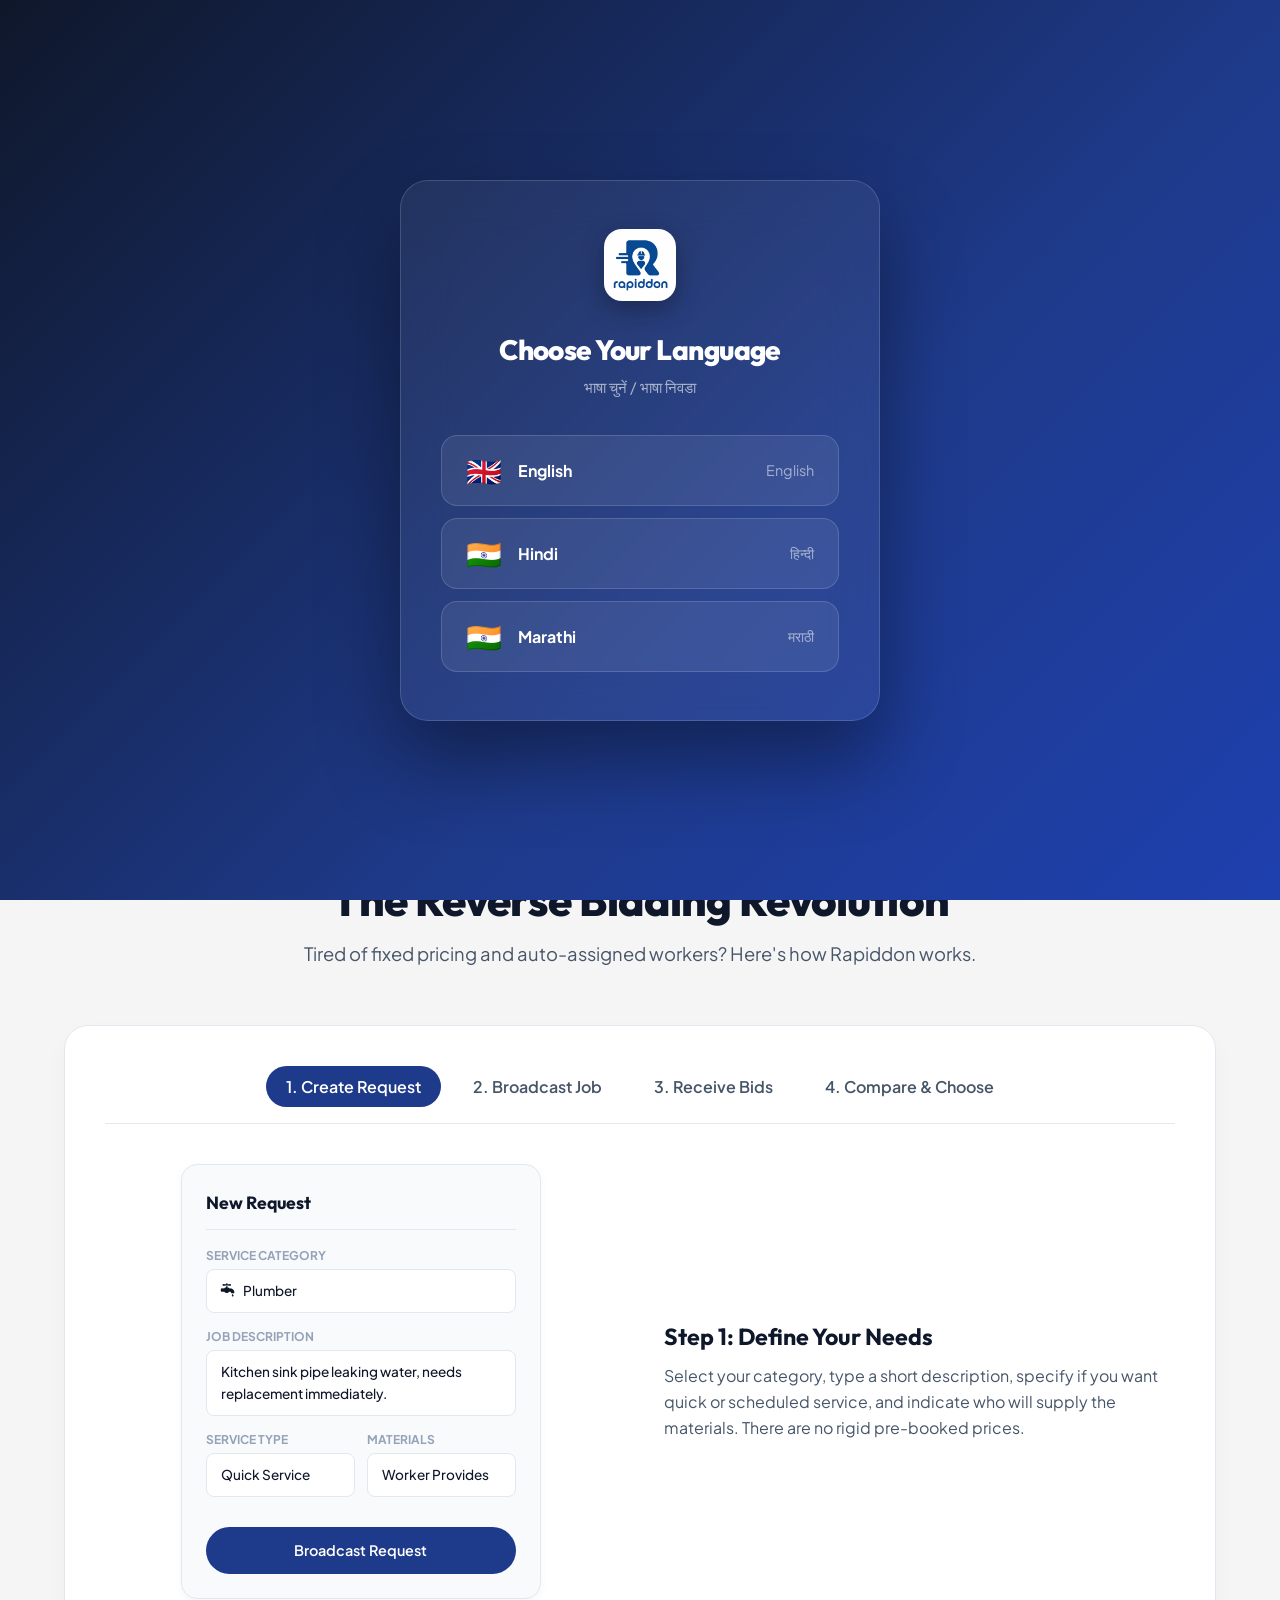
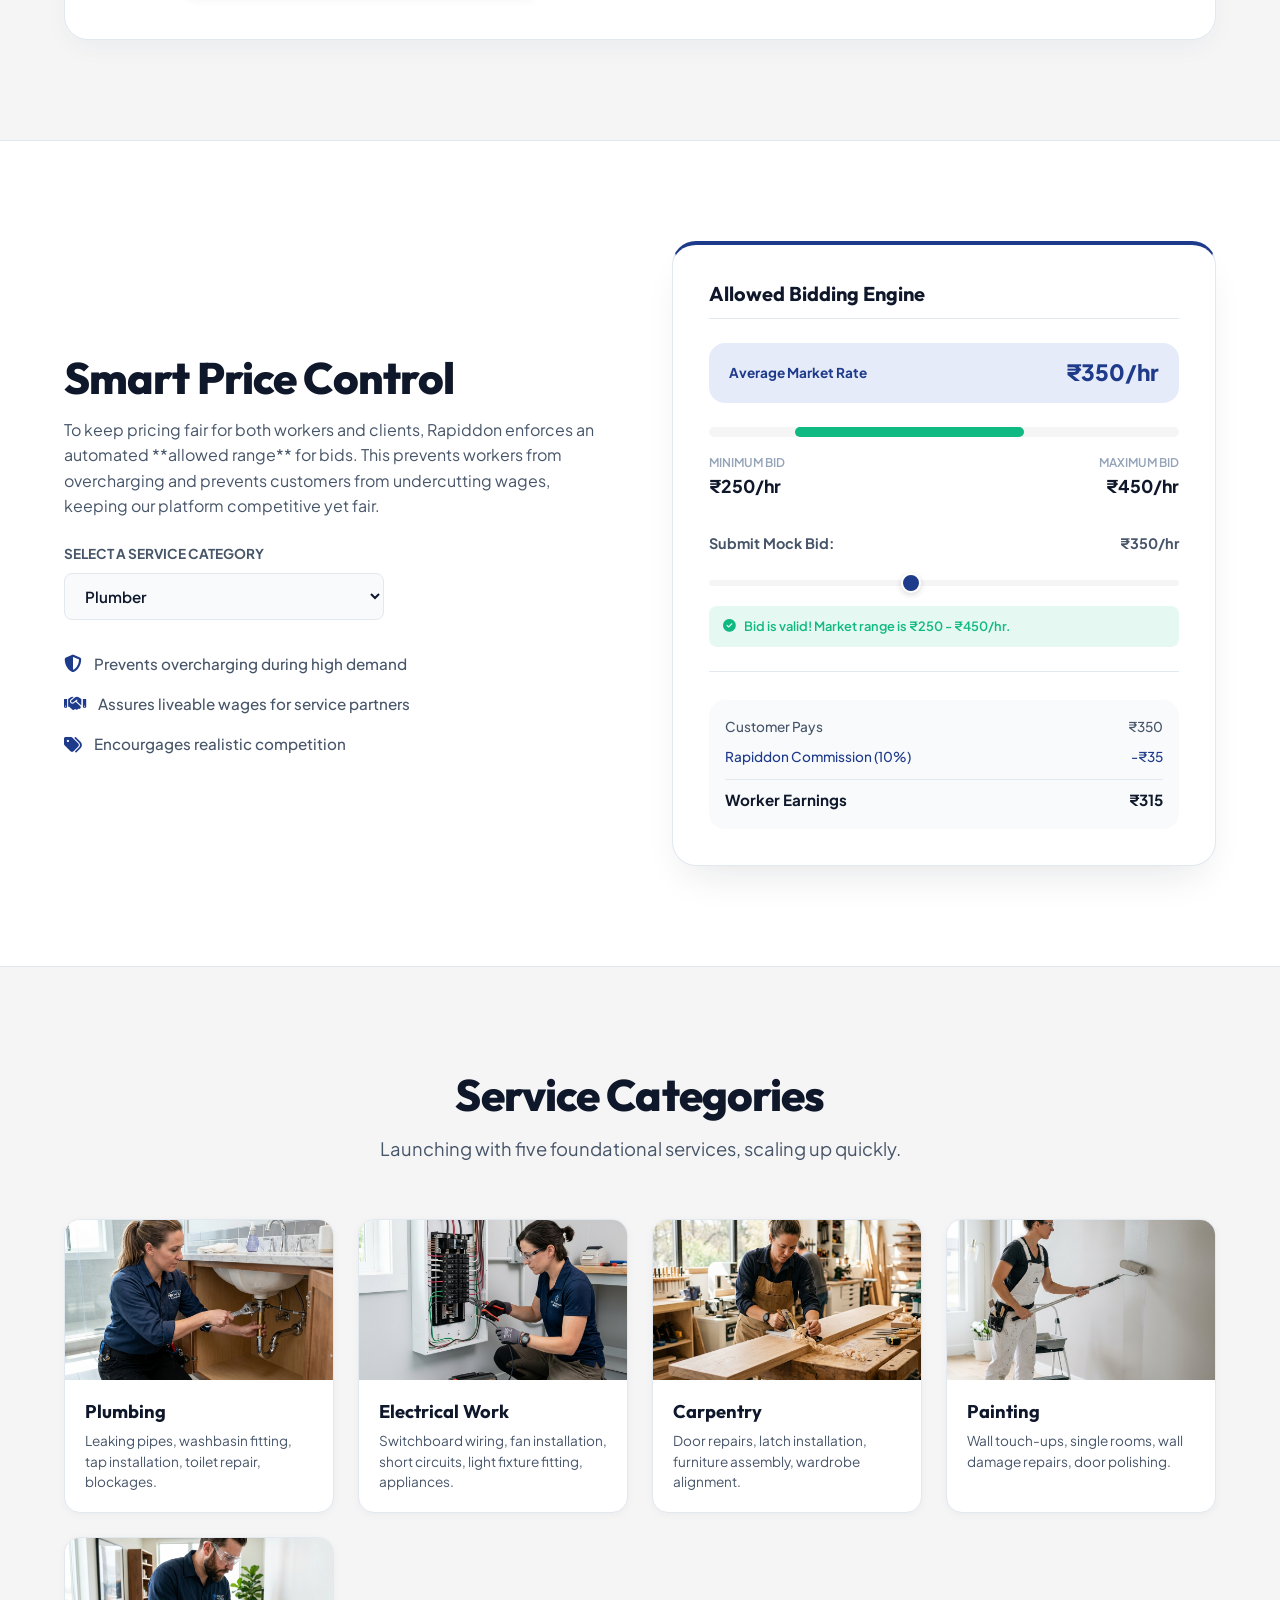
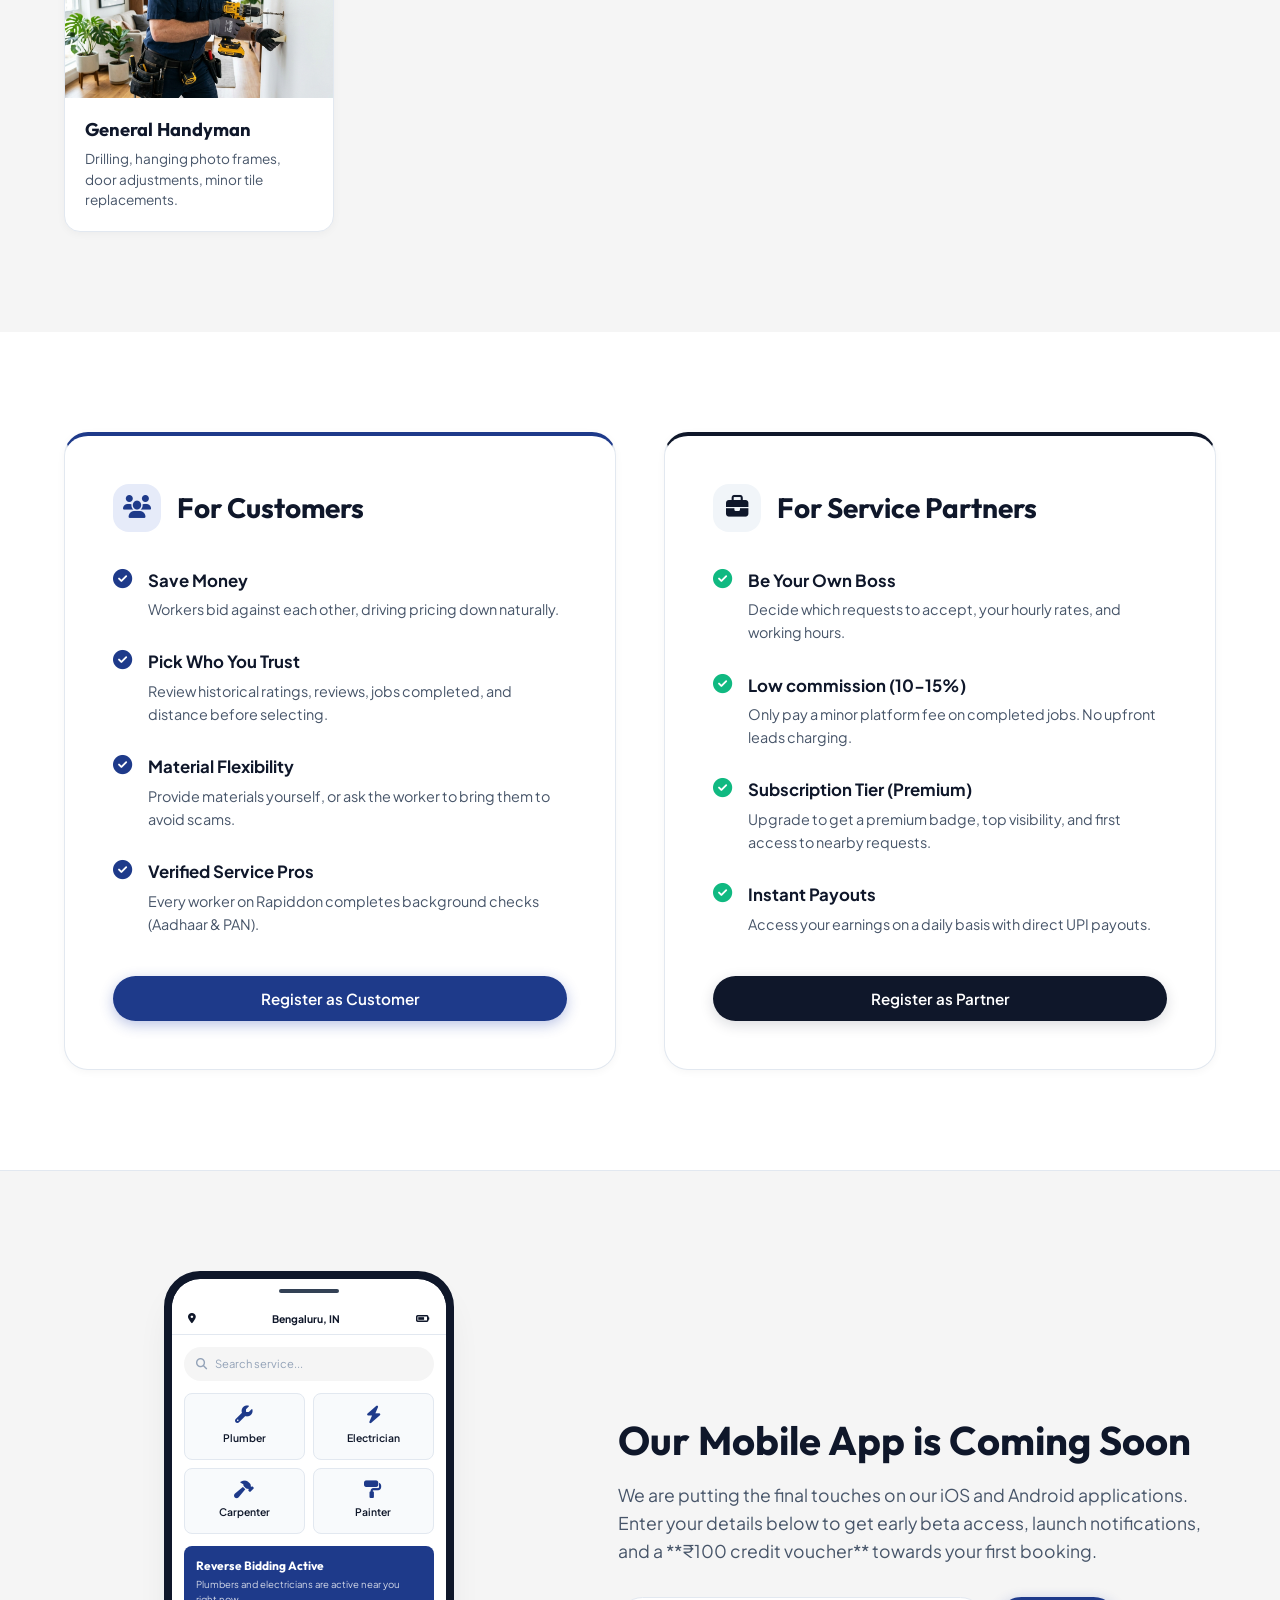
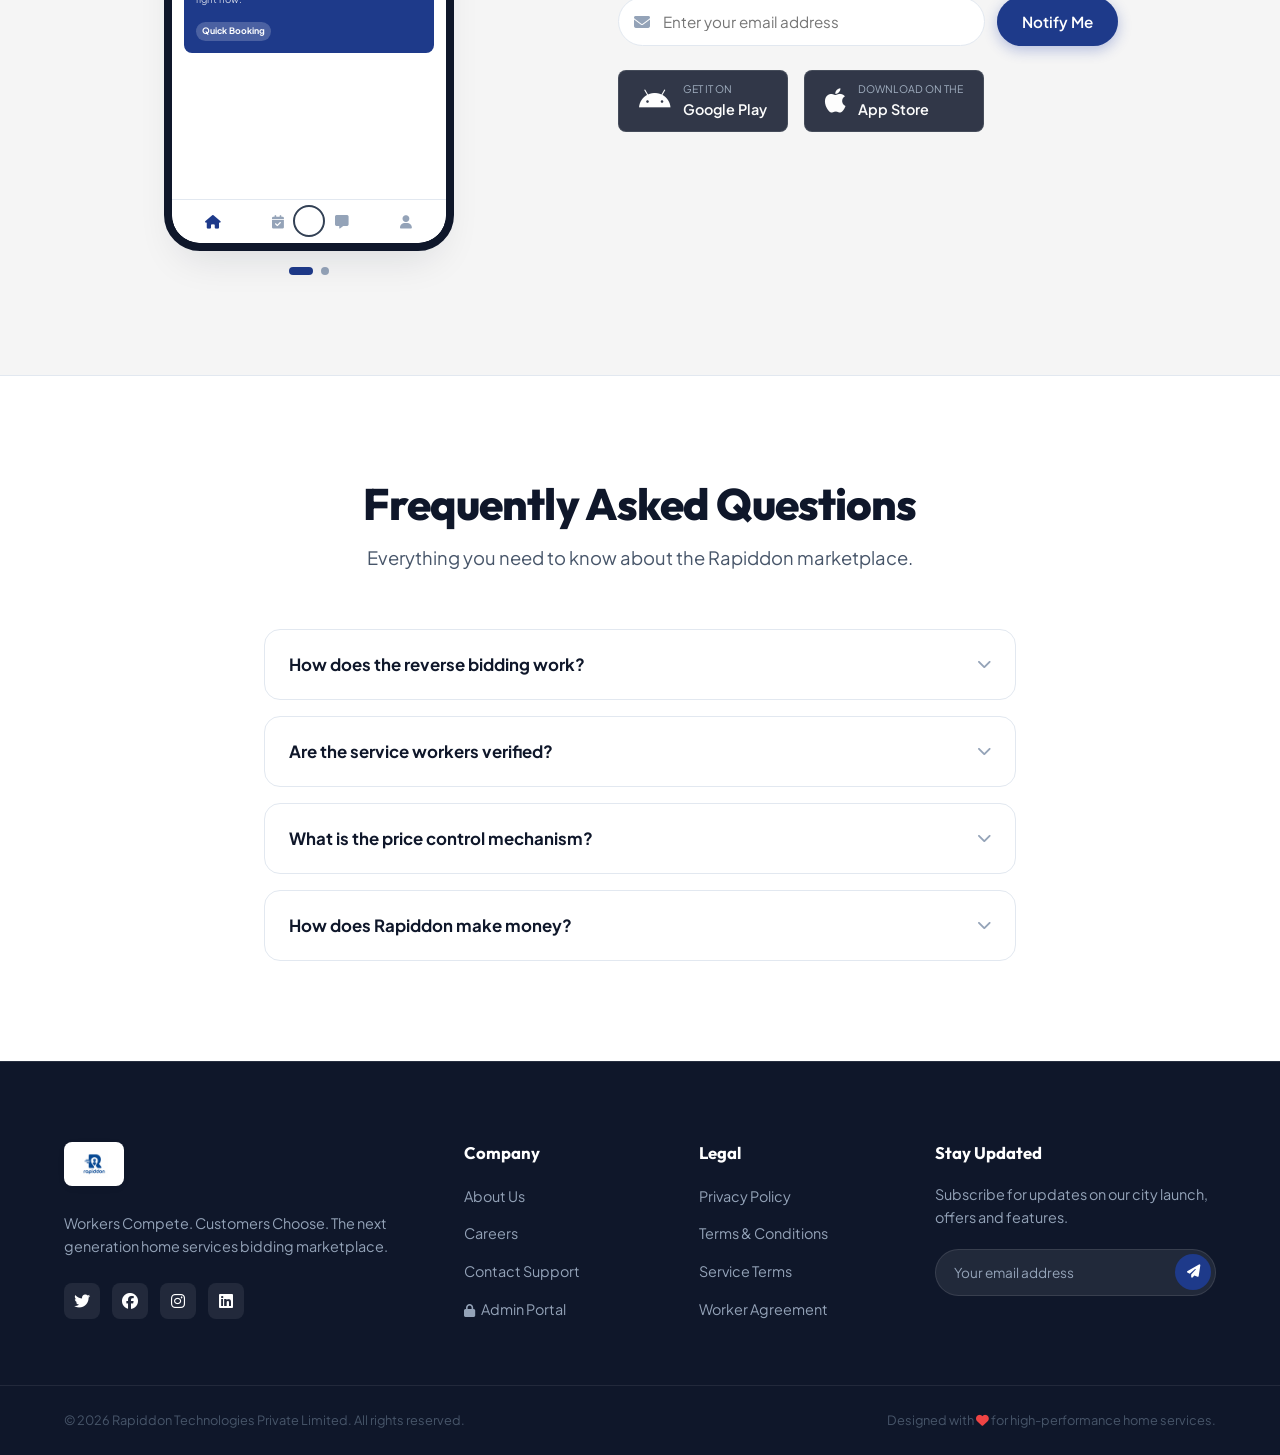
<file: index.html>
<!DOCTYPE html>
<html lang="en">
<head>
    <meta charset="UTF-8">
    <meta name="viewport" content="width=device-width, initial-scale=1.0">
    
    <!-- SEO Meta Tags -->
    <title>Rapiddon - Workers Compete. Customers Choose.</title>
    <meta name="description" content="On-demand home services marketplace with a reverse bidding system. Get multiple competitive offers from nearby local plumbers, electricians, carpenters, painters, and handymen. Choose the best.">
    <meta name="keywords" content="home services, reverse bidding, plumber, electrician, carpenter, handyman, painter, local services, low price plumber, best electricians">
    
    <!-- Open Graph Meta Tags -->
    <meta property="og:title" content="Rapiddon - Workers Compete. Customers Choose.">
    <meta property="og:description" content="On-demand home services marketplace with a reverse bidding system. Get multiple competitive offers from nearby local plumbers, electricians, carpenters, painters, and handymen.">
    <meta property="og:type" content="website">
    <meta property="og:url" content="https://rapiddon.com">
    
    <!-- Favicon -->
    <link rel="icon" type="image/svg+xml" href="data:image/svg+xml,%3Csvg xmlns='http://www.w3.org/2000/svg' viewBox='0 0 24 24' fill='%231E3A8A'%3E%3Cpath d='M12 2L2 22h20L12 2zm0 3.99L18.49 19H5.51L12 5.99zM11 10v4h2v-4h-2zm0 6v2h2v-2h-2z'/%3E%3C/svg%3E">
    
    <!-- Google Fonts -->
    <link rel="preconnect" href="https://fonts.googleapis.com">
    <link rel="preconnect" href="https://fonts.gstatic.com" crossorigin>
    <link href="https://fonts.googleapis.com/css2?family=Outfit:wght@300;400;500;600;700;800&family=Plus+Jakarta+Sans:ital,wght@0,300;0,400;0,500;0,600;0,700;0,800;1,400&display=swap" rel="stylesheet">
    
    <!-- FontAwesome for Icons -->
    <link rel="stylesheet" href="https://cdnjs.cloudflare.com/ajax/libs/font-awesome/6.4.0/css/all.min.css">
    
    <!-- Local CSS Link -->
    <link rel="stylesheet" href="css/style.css">
</head>
<body>

    <!-- Page Preloader -->
    <div class="preloader" id="preloader">
        <div class="preloader-content">
            <div class="logo-animation-wrapper">
                <img src="assets/logo.jpg" alt="Rapiddon Logo" class="preloader-logo">
                <div class="loading-ring"></div>
            </div>
            <h2 class="preloader-text">Rapiddon</h2>
            <p class="preloader-sub">Workers Compete. Customers Choose.</p>
        </div>
    </div>

    <!-- Language Picker Overlay (shown after preloader) -->
    <div class="lang-picker-overlay" id="langPickerOverlay">
        <div class="lang-picker-card">
            <div class="lang-picker-logo">
                <img src="assets/logo.jpg" alt="Rapiddon Logo" class="lang-logo-img">
            </div>
            <h2 class="lang-picker-title">Choose Your Language</h2>
            <p class="lang-picker-sub">भाषा चुनें / भाषा निवडा</p>
            <div class="lang-options">
                <button class="lang-btn" onclick="setLanguage('en')" id="lang-en">
                    <span class="lang-flag">🇬🇧</span>
                    <span class="lang-name">English</span>
                    <span class="lang-native">English</span>
                </button>
                <button class="lang-btn" onclick="setLanguage('hi')" id="lang-hi">
                    <span class="lang-flag">🇮🇳</span>
                    <span class="lang-name">Hindi</span>
                    <span class="lang-native">हिन्दी</span>
                </button>
                <button class="lang-btn" onclick="setLanguage('mr')" id="lang-mr">
                    <span class="lang-flag">🇮🇳</span>
                    <span class="lang-name">Marathi</span>
                    <span class="lang-native">मराठी</span>
                </button>
            </div>
        </div>
    </div>

    <!-- Header Navigation -->
    <header class="main-header" id="mainHeader">
        <div class="container header-container">
            <a href="#" class="logo">
                <span class="logo-text">Rapiddon</span>
            </a>
            
            <nav class="nav-menu" id="navMenu">
                <ul>
                    <li><a href="#how-it-works" class="nav-link" data-i18n="nav_how">How It Works</a></li>
                    <li><a href="#pricing-demo" class="nav-link" data-i18n="nav_price">Price Range</a></li>
                    <li><a href="#features" class="nav-link" data-i18n="nav_features">Features</a></li>
                    <li><a href="#coming-soon" class="nav-link" data-i18n="nav_app">The App</a></li>
                    <li><a href="#faq" class="nav-link" data-i18n="nav_faq">FAQs</a></li>
                </ul>
            </nav>
            
            <div class="header-actions">
                <button class="btn btn-outline" onclick="openModal('worker')" data-i18n="nav_workers">For Workers</button>
                <button class="btn btn-primary" onclick="openModal('customer')" data-i18n="nav_join">Join Waitlist</button>
                <!-- Language switcher in header -->
                <div class="lang-switcher-header" id="langSwitcherHeader">
                    <button class="lang-switch-btn" onclick="cycleLang()" id="currentLangBtn" title="Change Language">🇬🇧 EN</button>
                </div>
                <button class="mobile-nav-toggle" id="navToggle" aria-label="Toggle Navigation">
                    <i class="fa-solid fa-bars"></i>
                </button>
            </div>
        </div>
    </header>

    <!-- Hero Section -->
    <section class="hero-section">
        <div class="container hero-grid">
            <div class="hero-content">
                <div class="badge-container">
                    <span class="hero-badge"><i class="fa-solid fa-sparkles"></i> <span data-i18n="badge_soon">App Launching Soon</span></span>
                </div>
                <h1 class="hero-title"><span data-i18n="hero_title1">Workers Compete.</span><br><span class="highlight-text" data-i18n="hero_title2">Customers Choose.</span></h1>
                <p class="hero-description" data-i18n="hero_desc">
                    The ultimate home services marketplace powered by a <strong>Reverse Bidding Model</strong>. Describe your job, receive custom bids from verified local professionals, compare prices and ratings, and choose the best fit.
                </p>
                
                <div class="hero-ctas">
                    <button class="btn btn-primary btn-large" onclick="openModal('customer')">
                        <i class="fa-solid fa-user-plus"></i> <span data-i18n="cta_customer">Join as Customer</span>
                    </button>
                    <button class="btn btn-secondary btn-large" onclick="openModal('worker')">
                        <i class="fa-solid fa-briefcase"></i> <span data-i18n="cta_worker">Register as Worker</span>
                    </button>
                </div>
                
                <div class="hero-stats">
                    <div class="stat-item">
                        <span class="stat-number">100%</span>
                        <span class="stat-label" data-i18n="stat_price">Transparent Price</span>
                    </div>
                    <div class="stat-divider"></div>
                    <div class="stat-item">
                        <span class="stat-number">5+</span>
                        <span class="stat-label" data-i18n="stat_cats">Core Categories</span>
                    </div>
                    <div class="stat-divider"></div>
                    <div class="stat-item">
                        <span class="stat-number">&lt; 15m</span>
                        <span class="stat-label" data-i18n="stat_eta">Average ETA</span>
                    </div>
                </div>
            </div>
            
            <div class="hero-visual">
                <div class="hero-card-pattern"></div>
                <!-- Premium custom illustration or generated graphic -->
                <div class="hero-main-illustration">
                    <img id="heroImage" src="assets/hero_illustration.png" alt="Home Services Bidding illustration" class="responsive-img illustration-main">
                </div>
                
                <!-- Floating Micro Cards to showcase bidding -->
                <div class="floating-card bid-card-1">
                    <div class="avatar"><i class="fa-solid fa-user-tie"></i></div>
                    <div class="info">
                        <span class="name">Ramesh K. (Plumber)</span>
                        <span class="bid">Bid: <strong class="price">₹320/hr</strong></span>
                    </div>
                    <div class="tag rating"><i class="fa-solid fa-star"></i> 4.8</div>
                </div>
                
                <div class="floating-card bid-card-2">
                    <div class="avatar"><i class="fa-solid fa-user-ninja"></i></div>
                    <div class="info">
                        <span class="name">Amit S. (Electrician)</span>
                        <span class="bid">Bid: <strong class="price">₹390/hr</strong></span>
                    </div>
                    <div class="tag distance">1.8 km</div>
                </div>
            </div>
        </div>
    </section>

    <!-- How It Works (USP Simulator) -->
    <section class="how-it-works-section" id="how-it-works">
        <div class="container text-center">
            <h2 class="section-title" data-i18n="hiw_title">The Reverse Bidding Revolution</h2>
            <p class="section-subtitle" data-i18n="hiw_sub">Tired of fixed pricing and auto-assigned workers? Here's how Rapiddon works.</p>
            
            <!-- Interactive Simulator Grid -->
            <div class="simulator-container">
                <div class="simulator-controls">
                    <button class="sim-btn active" onclick="runSimStep(1)" data-i18n="sim_step1">1. Create Request</button>
                    <button class="sim-btn" onclick="runSimStep(2)" data-i18n="sim_step2">2. Broadcast Job</button>
                    <button class="sim-btn" onclick="runSimStep(3)" data-i18n="sim_step3">3. Receive Bids</button>
                    <button class="sim-btn" onclick="runSimStep(4)" data-i18n="sim_step4">4. Compare & Choose</button>
                </div>
                
                <div class="simulator-screen">
                    <div class="sim-step-content active" id="sim-step-1">
                        <div class="sim-ui-mock">
                            <div class="mock-header">New Request</div>
                            <div class="mock-body">
                                <div class="mock-field">
                                    <label>Service Category</label>
                                    <div class="mock-input-val"><i class="fa-solid fa-faucet-drip"></i> Plumber</div>
                                </div>
                                <div class="mock-field">
                                    <label>Job Description</label>
                                    <div class="mock-input-val">Kitchen sink pipe leaking water, needs replacement immediately.</div>
                                </div>
                                <div class="mock-field-row">
                                    <div class="mock-field half">
                                        <label>Service Type</label>
                                        <div class="mock-input-val">Quick Service</div>
                                    </div>
                                    <div class="mock-field half">
                                        <label>Materials</label>
                                        <div class="mock-input-val">Worker Provides</div>
                                    </div>
                                </div>
                                <div class="mock-action-btn pulse-glow">Broadcast Request</div>
                            </div>
                        </div>
                        <div class="sim-text-desc">
                            <h3>Step 1: Define Your Needs</h3>
                            <p>Select your category, type a short description, specify if you want quick or scheduled service, and indicate who will supply the materials. There are no rigid pre-booked prices.</p>
                        </div>
                    </div>
                    
                    <div class="sim-step-content" id="sim-step-2">
                        <div class="sim-ui-mock broadcast-mock">
                            <div class="radar-container">
                                <div class="radar-ring ring-1"></div>
                                <div class="radar-ring ring-2"></div>
                                <div class="radar-ring ring-3"></div>
                                <div class="radar-center"><i class="fa-solid fa-house-user"></i></div>
                                
                                <!-- Blinking Worker Pins -->
                                <div class="worker-pin plumber-pin" style="top: 25%; left: 30%;"><i class="fa-solid fa-wrench"></i></div>
                                <div class="worker-pin electrician-pin" style="top: 70%; left: 20%;"><i class="fa-solid fa-bolt"></i></div>
                                <div class="worker-pin painter-pin" style="top: 40%; left: 75%;"><i class="fa-solid fa-paint-roller"></i></div>
                                <div class="worker-pin carpenter-pin" style="top: 80%; left: 65%;"><i class="fa-solid fa-hammer"></i></div>
                            </div>
                            <div class="toast-notification">
                                <i class="fa-solid fa-bell"></i> Job broadcasted to 12 nearby plumbers
                            </div>
                        </div>
                        <div class="sim-text-desc">
                            <h3>Step 2: Instant Broadcast</h3>
                            <p>Our intelligent system immediately alerts qualified and verified workers within your selected radius. Workers receive details about location, description, and urgency.</p>
                        </div>
                    </div>
                    
                    <div class="sim-step-content" id="sim-step-3">
                        <div class="sim-ui-mock bids-mock">
                            <div class="mock-header">Incoming Bids (3)</div>
                            <div class="bids-list">
                                <div class="sim-bid-item incoming-1">
                                    <div class="worker-details">
                                        <span class="worker-name">Rajesh Kumar</span>
                                        <span class="worker-sub"><i class="fa-solid fa-star text-amber"></i> 4.9 (42 jobs)</span>
                                    </div>
                                    <div class="bid-amount">₹320/hr</div>
                                </div>
                                <div class="sim-bid-item incoming-2">
                                    <div class="worker-details">
                                        <span class="worker-name">Vijay Sharma</span>
                                        <span class="worker-sub"><i class="fa-solid fa-star text-amber"></i> 4.7 (110 jobs)</span>
                                    </div>
                                    <div class="bid-amount">₹290/hr</div>
                                </div>
                                <div class="sim-bid-item incoming-3">
                                    <div class="worker-details">
                                        <span class="worker-name">Mohammad Ali</span>
                                        <span class="worker-sub"><i class="fa-solid fa-star text-amber"></i> 4.5 (18 jobs)</span>
                                    </div>
                                    <div class="bid-amount">₹270/hr</div>
                                </div>
                            </div>
                        </div>
                        <div class="sim-text-desc">
                            <h3>Step 3: Workers Submit Bids</h3>
                            <p>Interested workers submit custom proposals. They decide their hourly rate based on the job description, estimate their ETA, and specify details. This creates a fair, competitive marketplace.</p>
                        </div>
                    </div>
                    
                    <div class="sim-step-content" id="sim-step-4">
                        <div class="sim-ui-mock choose-mock">
                            <div class="mock-header">Compare Bids</div>
                            <div class="compare-card selected">
                                <div class="compare-row">
                                    <div class="w-avatar"><i class="fa-solid fa-user-check"></i></div>
                                    <div class="w-meta">
                                        <h4>Rajesh Kumar</h4>
                                        <div class="stars"><i class="fa-solid fa-star"></i> 4.9 <span class="light-text">(42 jobs completed)</span></div>
                                    </div>
                                </div>
                                <div class="compare-details">
                                    <div><strong>Rate:</strong> ₹320/hr</div>
                                    <div><strong>ETA:</strong> 15 mins</div>
                                    <div><strong>Distance:</strong> 1.2 km</div>
                                </div>
                                <div class="confirm-btn">Confirm Rajesh</div>
                            </div>
                            <div class="success-banner">
                                <i class="fa-solid fa-circle-check"></i> Booking Confirmed!
                            </div>
                        </div>
                        <div class="sim-text-desc">
                            <h3>Step 4: You Choose</h3>
                            <p>Review the responses in real-time. Compare offers on distance, experience rating, hourly rate, and ETA. Choose the candidate you prefer. No random assignments, total control is yours.</p>
                        </div>
                    </div>
                </div>
            </div>
        </div>
    </section>

    <!-- Price Control / Allowed Range Demo -->
    <section class="pricing-demo-section" id="pricing-demo">
        <div class="container">
            <div class="pricing-demo-grid">
                <div class="pricing-demo-info">
                    <h2 class="section-title text-left" data-i18n="price_title">Smart Price Control</h2>
                    <p class="section-desc">
                        To keep pricing fair for both workers and clients, Rapiddon enforces an automated **allowed range** for bids. This prevents workers from overcharging and prevents customers from undercutting wages, keeping our platform competitive yet fair.
                    </p>
                    
                    <div class="category-selector">
                        <label for="serviceCategory">Select a Service Category</label>
                        <select id="serviceCategory" onchange="updatePriceRangeCalculator()">
                            <option value="plumber">Plumber</option>
                            <option value="electrician">Electrician</option>
                            <option value="carpenter">Carpenter</option>
                            <option value="painter">Painter</option>
                            <option value="handyman">Handyman</option>
                        </select>
                    </div>
                    
                    <div class="price-rules-box">
                        <div class="rule"><i class="fa-solid fa-shield-halved"></i> Prevents overcharging during high demand</div>
                        <div class="rule"><i class="fa-solid fa-handshake"></i> Assures liveable wages for service partners</div>
                        <div class="rule"><i class="fa-solid fa-tags"></i> Encourgages realistic competition</div>
                    </div>
                </div>
                
                <div class="pricing-demo-calculator">
                    <div class="calculator-card">
                        <h3 class="calc-title">Allowed Bidding Engine</h3>
                        
                        <div class="average-rate-container">
                            <span class="label">Average Market Rate</span>
                            <span class="value" id="avgPrice">₹350/hr</span>
                        </div>
                        
                        <div class="range-display-container">
                            <div class="range-bar-track">
                                <div class="range-bar-active" id="rangeBar"></div>
                            </div>
                            <div class="range-values">
                                <div class="range-val min">
                                    <span class="label">Minimum Bid</span>
                                    <span class="amount" id="minPrice">₹250/hr</span>
                                </div>
                                <div class="range-val max">
                                    <span class="label">Maximum Bid</span>
                                    <span class="amount" id="maxPrice">₹450/hr</span>
                                </div>
                            </div>
                        </div>
                        
                        <div class="calculator-simulator">
                            <label for="bidSlider">Submit Mock Bid: <span id="bidValue">₹350/hr</span></label>
                            <input type="range" class="bid-slider" id="bidSlider" min="200" max="600" value="350" oninput="checkBidValidity()">
                            
                            <div class="bid-status-message success" id="bidMessage">
                                <i class="fa-solid fa-circle-check"></i> Bid is valid! High chance of winning selection.
                            </div>
                        </div>
                        
                        <div class="commission-calculator">
                            <div class="comm-row">
                                <span>Customer Pays</span>
                                <span id="custPay">₹350</span>
                            </div>
                            <div class="comm-row text-primary">
                                <span>Rapiddon Commission (10%)</span>
                                <span id="commFee">-₹35</span>
                            </div>
                            <div class="comm-row total-row">
                                <span>Worker Earnings</span>
                                <strong id="workEarn">₹315</strong>
                            </div>
                        </div>
                    </div>
                </div>
            </div>
        </div>
    </section>

    <!-- App Categories -->
    <section class="categories-section">
        <div class="container">
            <h2 class="section-title text-center" data-i18n="cats_title">Service Categories</h2>
            <p class="section-subtitle text-center" data-i18n="cats_sub">Launching with five foundational services, scaling up quickly.</p>
            
            <div class="categories-grid">
                <div class="category-card-item">
                    <div class="cat-img-wrapper">
                        <img id="plumberImg" src="assets/plumber.jpg" alt="Plumbing Services" class="cat-img">
                    </div>
                    <div class="cat-content">
                        <h3>Plumbing</h3>
                        <p>Leaking pipes, washbasin fitting, tap installation, toilet repair, blockages.</p>
                    </div>
                </div>
                
                <div class="category-card-item">
                    <div class="cat-img-wrapper">
                        <img id="electricianImg" src="assets/electrician.jpg" alt="Electrical Services" class="cat-img">
                    </div>
                    <div class="cat-content">
                        <h3>Electrical Work</h3>
                        <p>Switchboard wiring, fan installation, short circuits, light fixture fitting, appliances.</p>
                    </div>
                </div>
                
                <div class="category-card-item">
                    <div class="cat-img-wrapper">
                        <img id="carpenterImg" src="assets/carpenter.jpg" alt="Carpentry Services" class="cat-img">
                    </div>
                    <div class="cat-content">
                        <h3>Carpentry</h3>
                        <p>Door repairs, latch installation, furniture assembly, wardrobe alignment.</p>
                    </div>
                </div>
                
                <div class="category-card-item">
                    <div class="cat-img-wrapper">
                        <img id="painterImg" src="assets/painter.jpg" alt="Painting Services" class="cat-img">
                    </div>
                    <div class="cat-content">
                        <h3>Painting</h3>
                        <p>Wall touch-ups, single rooms, wall damage repairs, door polishing.</p>
                    </div>
                </div>
                
                <div class="category-card-item">
                    <div class="cat-img-wrapper">
                        <img id="handymanImg" src="assets/handyman.jpg" alt="Handyman Services" class="cat-img">
                    </div>
                    <div class="cat-content">
                        <h3>General Handyman</h3>
                        <p>Drilling, hanging photo frames, door adjustments, minor tile replacements.</p>
                    </div>
                </div>
            </div>
        </div>
    </section>

    <!-- Dual Features: Customers & Workers -->
    <section class="features-section" id="features">
        <div class="container">
            <div class="features-split-grid">
                <!-- Customer features -->
                <div class="features-column customer-features-card">
                    <div class="column-header">
                        <div class="feature-icon"><i class="fa-solid fa-users"></i></div>
                        <h2 data-i18n="feat_cust_title">For Customers</h2>
                    </div>
                    <ul class="features-list">
                        <li>
                            <i class="fa-solid fa-circle-check"></i>
                            <div>
                                <strong>Save Money</strong>
                                <p>Workers bid against each other, driving pricing down naturally.</p>
                            </div>
                        </li>
                        <li>
                            <i class="fa-solid fa-circle-check"></i>
                            <div>
                                <strong>Pick Who You Trust</strong>
                                <p>Review historical ratings, reviews, jobs completed, and distance before selecting.</p>
                            </div>
                        </li>
                        <li>
                            <i class="fa-solid fa-circle-check"></i>
                            <div>
                                <strong>Material Flexibility</strong>
                                <p>Provide materials yourself, or ask the worker to bring them to avoid scams.</p>
                            </div>
                        </li>
                        <li>
                            <i class="fa-solid fa-circle-check"></i>
                            <div>
                                <strong>Verified Service Pros</strong>
                                <p>Every worker on Rapiddon completes background checks (Aadhaar & PAN).</p>
                            </div>
                        </li>
                    </ul>
                    <button class="btn btn-primary btn-full" onclick="openModal('customer')" data-i18n="feat_cust_btn">Register as Customer</button>
                </div>
                
                <!-- Worker features -->
                <div class="features-column worker-features-card">
                    <div class="column-header">
                        <div class="feature-icon"><i class="fa-solid fa-briefcase"></i></div>
                        <h2 data-i18n="feat_work_title">For Service Partners</h2>
                    </div>
                    <ul class="features-list">
                        <li>
                            <i class="fa-solid fa-circle-check"></i>
                            <div>
                                <strong>Be Your Own Boss</strong>
                                <p>Decide which requests to accept, your hourly rates, and working hours.</p>
                            </div>
                        </li>
                        <li>
                            <i class="fa-solid fa-circle-check"></i>
                            <div>
                                <strong>Low commission (10-15%)</strong>
                                <p>Only pay a minor platform fee on completed jobs. No upfront leads charging.</p>
                            </div>
                        </li>
                        <li>
                            <i class="fa-solid fa-circle-check"></i>
                            <div>
                                <strong>Subscription Tier (Premium)</strong>
                                <p>Upgrade to get a premium badge, top visibility, and first access to nearby requests.</p>
                            </div>
                        </li>
                        <li>
                            <i class="fa-solid fa-circle-check"></i>
                            <div>
                                <strong>Instant Payouts</strong>
                                <p>Access your earnings on a daily basis with direct UPI payouts.</p>
                            </div>
                        </li>
                    </ul>
                    <button class="btn btn-secondary btn-full" onclick="openModal('worker')" data-i18n="feat_work_btn">Register as Partner</button>
                </div>
            </div>
        </div>
    </section>

    <!-- App Mockups / Coming Soon -->
    <section class="coming-soon-section" id="coming-soon">
        <div class="container coming-soon-grid">
            <div class="coming-soon-visual">
                <!-- Custom Premium CSS Phone Mockup -->
                <div class="phone-container">
                    <div class="phone-speaker"></div>
                    <div class="phone-screen">
                        <div class="phone-app-header">
                            <i class="fa-solid fa-location-dot"></i> Bengaluru, IN
                            <span class="phone-battery"><i class="fa-solid fa-battery-three-quarters"></i></span>
                        </div>
                        
                        <!-- Carousel Screen 1 (default) -->
                        <div class="phone-screen-content active" id="phone-screen-1">
                            <div class="phone-search-mock">
                                <i class="fa-solid fa-magnifying-glass"></i> Search service...
                            </div>
                            
                            <div class="phone-categories-grid">
                                <div class="p-cat"><i class="fa-solid fa-wrench"></i> <span>Plumber</span></div>
                                <div class="p-cat"><i class="fa-solid fa-bolt"></i> <span>Electrician</span></div>
                                <div class="p-cat"><i class="fa-solid fa-hammer"></i> <span>Carpenter</span></div>
                                <div class="p-cat"><i class="fa-solid fa-paint-roller"></i> <span>Painter</span></div>
                            </div>
                            
                            <div class="phone-featured-card">
                                <h4>Reverse Bidding Active</h4>
                                <p>Plumbers and electricians are active near you right now.</p>
                                <span class="phone-badge">Quick Booking</span>
                            </div>
                        </div>
                        
                        <!-- Carousel Screen 2 (Worker Dashboard) -->
                        <div class="phone-screen-content" id="phone-screen-2">
                            <div class="worker-dashboard-mock">
                                <div class="toggle-online">
                                    <span>Online Status</span>
                                    <div class="toggle-switch active"></div>
                                </div>
                                <div class="earnings-box">
                                    <span class="lbl">Today's Earnings</span>
                                    <h2>₹1,240</h2>
                                </div>
                                <div class="jobs-summary">
                                    <div class="js-item"><strong>4</strong><span>Jobs</span></div>
                                    <div class="js-item"><strong>4.9</strong><span>Rating</span></div>
                                </div>
                                <div class="incoming-request-card">
                                    <div class="card-head">New plumber request!</div>
                                    <p>Kitchen tap leakage, HSR Layout.</p>
                                    <div class="card-act">
                                        <button class="ph-btn rej">Ignore</button>
                                        <button class="ph-btn acc">Bid Now</button>
                                    </div>
                                </div>
                            </div>
                        </div>
                        
                        <div class="phone-app-navbar">
                            <div class="nav-item active"><i class="fa-solid fa-house"></i></div>
                            <div class="nav-item"><i class="fa-solid fa-calendar-check"></i></div>
                            <div class="nav-item"><i class="fa-solid fa-message"></i></div>
                            <div class="nav-item"><i class="fa-solid fa-user"></i></div>
                        </div>
                    </div>
                    <div class="phone-home-button"></div>
                </div>
                
                <div class="phone-nav-controls">
                    <button class="phone-nav-dot active" onclick="switchPhoneScreen(1)" aria-label="View Customer App"></button>
                    <button class="phone-nav-dot" onclick="switchPhoneScreen(2)" aria-label="View Worker App"></button>
                </div>
            </div>
            
            <div class="coming-soon-content">
                <h2 data-i18n="cs_title">Our Mobile App is Coming Soon</h2>
                <p class="coming-soon-desc" data-i18n="cs_desc">
                    We are putting the final touches on our iOS and Android applications. Enter your details below to get early beta access, launch notifications, and a **₹100 credit voucher** towards your first booking.
                </p>
                
                <form id="waitlistEmailForm" class="waitlist-form" onsubmit="handleWaitlistSubmit(event)">
                    <div class="input-group">
                        <i class="fa-solid fa-envelope input-icon"></i>
                        <input type="email" id="waitlistEmail" placeholder="Enter your email address" required>
                    </div>
                    <button type="submit" class="btn btn-primary" data-i18n="cs_notify">Notify Me</button>
                </form>
                <div id="waitlistFormFeedback" class="form-feedback-message"></div>
                
                <div class="platforms-badges">
                    <div class="platform-badge-item">
                        <i class="fa-brands fa-android"></i>
                        <div>
                            <span>Get it on</span>
                            <strong>Google Play</strong>
                        </div>
                    </div>
                    <div class="platform-badge-item">
                        <i class="fa-brands fa-apple"></i>
                        <div>
                            <span>Download on the</span>
                            <strong>App Store</strong>
                        </div>
                    </div>
                </div>
            </div>
        </div>
    </section>

    <!-- FAQ Accordion -->
    <section class="faq-section" id="faq">
        <div class="container max-width-md">
            <h2 class="section-title text-center" data-i18n="faq_title">Frequently Asked Questions</h2>
            <p class="section-subtitle text-center" data-i18n="faq_sub">Everything you need to know about the Rapiddon marketplace.</p>
            
            <div class="faq-accordion">
                <div class="faq-item">
                    <button class="faq-question">
                        <span>How does the reverse bidding work?</span>
                        <i class="fa-solid fa-chevron-down"></i>
                    </button>
                    <div class="faq-answer">
                        <p>Instead of the platform giving you a fixed price or auto-assigning a worker, you post the job description. Verified nearby workers see the request and submit individual offers with their hourly rates and estimated arrival times. You review their prices, ratings, and distances side-by-side, then choose the one that works best for you.</p>
                    </div>
                </div>
                
                <div class="faq-item">
                    <button class="faq-question">
                        <span>Are the service workers verified?</span>
                        <i class="fa-solid fa-chevron-down"></i>
                    </button>
                    <div class="faq-answer">
                        <p>Yes, safety and trust are our top priorities. All workers joining Rapiddon must undergo a registration check, including phone number verification, Aadhaar verification (Identity Check), and PAN card verification (Tax & Finance verification). We also track user ratings and reviews closely.</p>
                    </div>
                </div>
                
                <div class="faq-item">
                    <button class="faq-question">
                        <span>What is the price control mechanism?</span>
                        <i class="fa-solid fa-chevron-down"></i>
                    </button>
                    <div class="faq-answer">
                        <p>To avoid price gouging (overcharging during emergencies or heavy rain) and unfair wage competition (undercutting rates beneath living wages), Rapiddon implements an automated allowed range. For example, if the average plumber rate is ₹350/hr, our smart range allows bids between ₹250/hr and ₹450/hr.</p>
                    </div>
                </div>
                
                <div class="faq-item">
                    <button class="faq-question">
                        <span>How does Rapiddon make money?</span>
                        <i class="fa-solid fa-chevron-down"></i>
                    </button>
                    <div class="faq-answer">
                        <p>Rapiddon relies on a commission-based model. We deduct a 10% to 15% service fee from the worker's earnings upon successful job completion. We also offer a premium subscription tier (₹299/month) for service partners to receive top visibility, a badge, and priority bid alerts.</p>
                    </div>
                </div>
            </div>
        </div>
    </section>

    <!-- Footer -->
    <footer class="main-footer">
        <div class="container footer-grid">
            <div class="footer-brand-col">
                <div class="footer-logo-wrapper">
                    <img src="assets/logo.jpg" alt="Rapiddon Logo" class="logo-img">
                </div>
                <p class="brand-pitch" data-i18n="footer_pitch">Workers Compete. Customers Choose. The next generation home services bidding marketplace.</p>
                <div class="social-links">
                    <a href="#" aria-label="Twitter"><i class="fa-brands fa-twitter"></i></a>
                    <a href="#" aria-label="Facebook"><i class="fa-brands fa-facebook"></i></a>
                    <a href="#" aria-label="Instagram"><i class="fa-brands fa-instagram"></i></a>
                    <a href="#" aria-label="LinkedIn"><i class="fa-brands fa-linkedin"></i></a>
                </div>
            </div>
            
            <div class="footer-links-col">
                <h4>Company</h4>
                <ul>
                    <li><a href="#">About Us</a></li>
                    <li><a href="#">Careers</a></li>
                    <li><a href="#">Contact Support</a></li>
                    <li><a href="admin.html" target="_blank"><i class="fa-solid fa-lock" style="font-size:0.8rem; margin-right:4px;"></i> Admin Portal</a></li>
                </ul>
            </div>
            
            <div class="footer-links-col">
                <h4>Legal</h4>
                <ul>
                    <li><a href="#">Privacy Policy</a></li>
                    <li><a href="#">Terms & Conditions</a></li>
                    <li><a href="#">Service Terms</a></li>
                    <li><a href="#">Worker Agreement</a></li>
                </ul>
            </div>
            
            <div class="footer-newsletter-col">
                <h4>Stay Updated</h4>
                <p>Subscribe for updates on our city launch, offers and features.</p>
                <form class="footer-newsletter-form" onsubmit="event.preventDefault(); alert('Subscribed to news updates!');">
                    <input type="email" placeholder="Your email address" required>
                    <button type="submit"><i class="fa-solid fa-paper-plane"></i></button>
                </form>
            </div>
        </div>
        
        <div class="footer-bottom">
            <div class="container footer-bottom-flex">
                <p>&copy; 2026 Rapiddon Technologies Private Limited. All rights reserved.</p>
                <p>Designed with <i class="fa-solid fa-heart text-red"></i> for high-performance home services.</p>
            </div>
        </div>
    </footer>

    <!-- Interactive Registration / Waitlist Modal -->
    <div class="modal-overlay" id="registrationModal">
        <div class="modal-card">
            <button class="modal-close" onclick="closeModal()">&times;</button>
            
            <div class="modal-tabs">
                <button class="modal-tab active" id="tabCustomer" onclick="switchModalTab('customer')">
                    <i class="fa-solid fa-user"></i> I am a Customer
                </button>
                <button class="modal-tab" id="tabWorker" onclick="switchModalTab('worker')">
                    <i class="fa-solid fa-wrench"></i> I am a Worker
                </button>
            </div>
            
            <!-- Customer Form -->
            <form id="customerForm" class="modal-form active" onsubmit="handleRegistration(event, 'customer')">
                <div class="form-scrollable-area">
                    <h3 class="form-title">Join the Customer Waitlist</h3>
                    <p class="form-subtitle">Find local pros, set descriptions, and let workers compete for your request.</p>
                    
                    <div class="form-group">
                        <label for="custName">Full Name</label>
                        <input type="text" id="custName" required placeholder="Enter your full name">
                    </div>
                    
                    <div class="form-group">
                        <label for="custPhone">Phone Number</label>
                        <div class="phone-input-wrapper">
                            <span class="country-code">+91</span>
                            <input type="tel" id="custPhone" required placeholder="10-digit mobile number" pattern="[0-9]{10}">
                        </div>
                    </div>
                    
                    <div class="form-group">
                        <label for="custEmail">Email Address</label>
                        <input type="email" id="custEmail" required placeholder="name@domain.com">
                    </div>
                    
                    <div class="form-group">
                        <label for="custLocation">Select Your Area/Location</label>
                        <select id="custLocation" required>
                            <option value="" disabled selected>Select your city/locality</option>
                            <optgroup label="Pune">
                                <option value="Pune - Kothrud">Pune - Kothrud</option>
                                <option value="Pune - Baner">Pune - Baner</option>
                                <option value="Pune - Viman Nagar">Pune - Viman Nagar</option>
                                <option value="Pune - Hinjawadi">Pune - Hinjawadi</option>
                                <option value="Pune - Hadapsar">Pune - Hadapsar</option>
                                <option value="Pune - Koregaon Park">Pune - Koregaon Park</option>
                                <option value="Pune - Shivaji Nagar">Pune - Shivaji Nagar</option>
                            </optgroup>
                            <optgroup label="Ahilyanagar">
                                <option value="Ahilyanagar - Savedi">Ahilyanagar - Savedi</option>
                                <option value="Ahilyanagar - Kedgaon">Ahilyanagar - Kedgaon</option>
                                <option value="Ahilyanagar - Maliwada">Ahilyanagar - Maliwada</option>
                                <option value="Ahilyanagar - Tophakhana">Ahilyanagar - Tophakhana</option>
                                <option value="Ahilyanagar - MIDC Area">Ahilyanagar - MIDC Area</option>
                                <option value="Ahilyanagar - Bhingar">Ahilyanagar - Bhingar</option>
                            </optgroup>
                        </select>
                    </div>
                    <div class="form-group">
                        <label for="custAddress">Full Address</label>
                        <textarea id="custAddress" required placeholder="Enter your complete home or office address" rows="2" style="resize:none;"></textarea>
                    </div>
                </div>
                
                <div class="form-actions">
                    <button type="submit" class="btn btn-primary btn-full">Submit Application</button>
                </div>
            </form>
            
            <!-- Worker Form -->
            <form id="workerForm" class="modal-form" onsubmit="handleRegistration(event, 'worker')">
                <div class="form-scrollable-area">
                    <h3 class="form-title">Register as a Service Partner</h3>
                    <p class="form-subtitle">Get bids directly from customers. Free to join, flexible hours.</p>
                    
                    <div class="form-group">
                        <label for="workName">Full Name (As in Aadhaar)</label>
                        <input type="text" id="workName" required placeholder="Enter your official name">
                    </div>
                    
                    <div class="form-group">
                        <label for="workPhone">Phone Number</label>
                        <div class="phone-input-wrapper">
                            <span class="country-code">+91</span>
                            <input type="tel" id="workPhone" required placeholder="10-digit mobile number" pattern="[0-9]{10}">
                        </div>
                    </div>
                    
                    <div class="form-group">
                        <label for="workCategory">Service Category</label>
                        <select id="workCategory" required>
                            <option value="" disabled selected>Choose your trade</option>
                            <option value="Plumber">Plumber</option>
                            <option value="Electrician">Electrician</option>
                            <option value="Carpenter">Carpenter</option>
                            <option value="Painter">Painter</option>
                            <option value="Handyman">Handyman</option>
                        </select>
                    </div>
                    
                    <div class="form-group">
                        <label for="workAadhaar">Aadhaar Number (Identity Verification)</label>
                        <input type="text" id="workAadhaar" required placeholder="XXXX XXXX XXXX" pattern="[0-9]{12}" maxlength="12">
                        <span class="input-helper">12-digit UIDAI identity number. Encrypted and verified safely.</span>
                    </div>
                    
                    <div class="form-group">
                        <label for="workPan">PAN Number (Tax Verification)</label>
                        <input type="text" id="workPan" required placeholder="ABCDE1234F" pattern="[A-Z]{5}[0-9]{4}[A-Z]{1}" maxlength="10">
                        <span class="input-helper">10-character alphanumeric PAN. Required for payouts.</span>
                    </div>
                    <div class="form-group">
                        <label for="workAddress">Full Address</label>
                        <textarea id="workAddress" required placeholder="Enter your complete residential address" rows="2" style="resize:none;"></textarea>
                    </div>
                </div>
                
                <div class="form-actions">
                    <button type="submit" class="btn btn-secondary btn-full">Submit Credentials</button>
                </div>
            </form>
            
            <!-- Success Screen -->
            <div class="modal-success-screen" id="successScreen">
                <div class="success-icon"><i class="fa-solid fa-circle-check"></i></div>
                <h3 class="form-title">Registration Complete!</h3>
                <p class="form-subtitle" id="successMessage">Welcome to the Rapiddon waitlist. We will notify you once our apps launch in your locality.</p>
                <div class="coupon-box" id="couponBox">
                    <span class="label">Your Launch Promo Voucher</span>
                    <strong class="code">RAPID100</strong>
                    <span class="subtext">₹100 credited to your account upon app sign-in</span>
                </div>
                <div class="form-actions">
                    <button class="btn btn-primary btn-full" onclick="closeModal()">Awesome, Thanks!</button>
                </div>
            </div>
        </div>
    </div>

    <!-- Script Links -->
    <script src="js/app.js"></script>
</body>
</html>
</file>
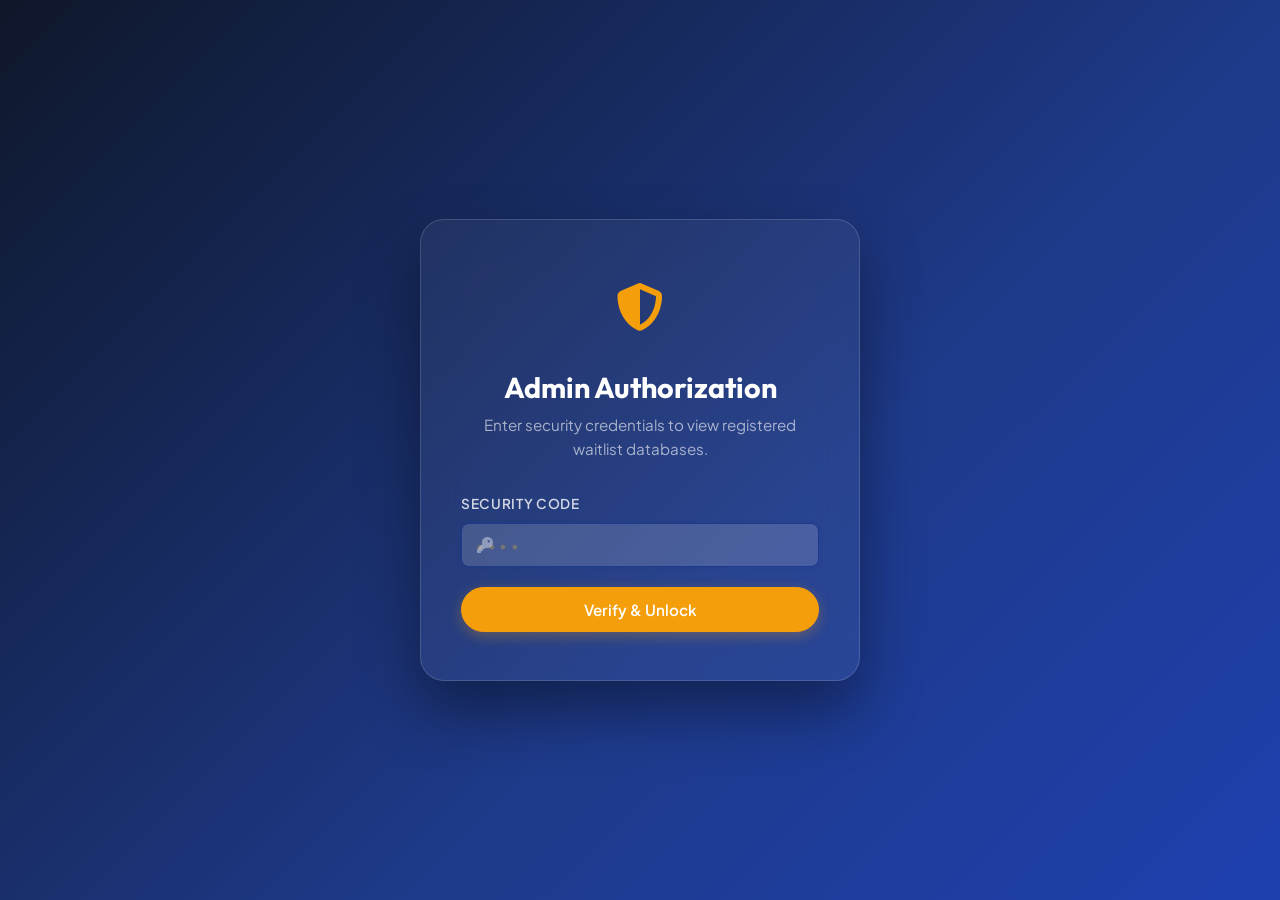
<file: admin.html>
<!DOCTYPE html>
<html lang="en">
<head>
    <meta charset="UTF-8">
    <meta name="viewport" content="width=device-width, initial-scale=1.0">
    <title>Rapiddon - Administration Portal</title>
    
    <!-- Google Fonts & FontAwesome -->
    <link rel="preconnect" href="https://fonts.googleapis.com">
    <link rel="preconnect" href="https://fonts.gstatic.com" crossorigin>
    <link href="https://fonts.googleapis.com/css2?family=Outfit:wght@300;400;500;600;700;800&family=Plus+Jakarta+Sans:wght@300;400;500;600;700;800&display=swap" rel="stylesheet">
    <link rel="stylesheet" href="https://cdnjs.cloudflare.com/ajax/libs/font-awesome/6.4.0/css/all.min.css">
    
    <!-- Reuse main stylesheet variables and components -->
    <link rel="stylesheet" href="css/style.css">
    
    <style>
        body {
            background-color: #f8fafc;
            min-height: 100vh;
            display: flex;
            flex-direction: column;
        }

        /* Password Gate Styling */
        .admin-gate-overlay {
            position: fixed;
            inset: 0;
            z-index: 10000;
            background: linear-gradient(135deg, #0f172a 0%, #1e3a8a 60%, #1e40af 100%);
            display: flex;
            align-items: center;
            justify-content: center;
            padding: 24px;
        }

        .admin-gate-card {
            background: rgba(255, 255, 255, 0.05);
            backdrop-filter: blur(20px);
            -webkit-backdrop-filter: blur(20px);
            border: 1px solid rgba(255, 255, 255, 0.15);
            border-radius: 24px;
            padding: 48px 40px;
            text-align: center;
            width: 100%;
            max-width: 440px;
            box-shadow: 0 30px 60px rgba(0, 0, 0, 0.4);
        }

        .gate-icon {
            font-size: 3rem;
            color: #f59e0b;
            margin-bottom: 24px;
            animation: lockPulse 2s infinite;
        }

        @keyframes lockPulse {
            0%, 100% { transform: scale(1); text-shadow: 0 0 0 rgba(245, 158, 11, 0); }
            50% { transform: scale(1.05); text-shadow: 0 0 15px rgba(245, 158, 11, 0.5); }
        }

        .gate-title {
            color: #ffffff;
            font-size: 1.8rem;
            margin-bottom: 8px;
            font-family: 'Outfit', sans-serif;
        }

        .gate-desc {
            color: rgba(255, 255, 255, 0.6);
            font-size: 0.95rem;
            margin-bottom: 32px;
        }

        .gate-form .form-group {
            margin-bottom: 20px;
            text-align: left;
        }

        .gate-form label {
            display: block;
            color: rgba(255, 255, 255, 0.8);
            font-size: 0.85rem;
            font-weight: 600;
            margin-bottom: 8px;
            letter-spacing: 0.05em;
            text-transform: uppercase;
        }

        .gate-input-wrapper {
            position: relative;
        }

        .gate-input-wrapper i {
            position: absolute;
            left: 16px;
            top: 50%;
            transform: translateY(-50%);
            color: rgba(255, 255, 255, 0.4);
        }

        .gate-input {
            width: 100%;
            padding: 14px 16px 14px 44px;
            border-radius: 12px;
            border: 1px solid rgba(255, 255, 255, 0.15);
            background: rgba(255, 255, 255, 0.08);
            color: #ffffff;
            font-family: inherit;
            font-size: 1.1rem;
            letter-spacing: 0.25em;
            transition: all 0.3s ease;
        }

        .gate-input:focus {
            outline: none;
            border-color: #f59e0b;
            background: rgba(255, 255, 255, 0.15);
            box-shadow: 0 0 10px rgba(245, 158, 11, 0.3);
        }

        .gate-error-msg {
            color: #f87171;
            font-size: 0.85rem;
            margin-top: 10px;
            display: none;
            font-weight: 600;
        }

        /* Dashboard View Styling */
        .admin-dashboard {
            flex: 1;
            display: flex;
            flex-direction: column;
            padding: 40px 0;
        }

        .admin-nav {
            display: flex;
            justify-content: space-between;
            align-items: center;
            margin-bottom: 36px;
        }

        .admin-brand {
            display: flex;
            align-items: center;
            gap: 12px;
        }

        .admin-logo-text {
            font-family: 'Outfit', sans-serif;
            font-size: 1.6rem;
            font-weight: 800;
            color: var(--color-primary);
        }

        .admin-badge {
            background-color: var(--color-primary-light);
            color: var(--color-primary);
            font-size: 0.72rem;
            font-weight: 700;
            padding: 4px 10px;
            border-radius: 6px;
            letter-spacing: 0.05em;
            text-transform: uppercase;
        }

        .admin-stats-grid {
            display: grid;
            grid-template-columns: repeat(auto-fit, minmax(240px, 1fr));
            gap: 24px;
            margin-bottom: 40px;
        }

        .stat-card {
            background: #ffffff;
            border: 1px solid var(--color-secondary-border);
            border-radius: 16px;
            padding: 24px;
            display: flex;
            align-items: center;
            gap: 20px;
            box-shadow: var(--shadow-sm);
        }

        .stat-icon-wrapper {
            width: 56px;
            height: 56px;
            border-radius: 12px;
            display: flex;
            align-items: center;
            justify-content: center;
            font-size: 1.5rem;
        }

        .stat-icon-wrapper.blue {
            background-color: var(--color-primary-light);
            color: var(--color-primary);
        }

        .stat-icon-wrapper.amber {
            background-color: #fef3c7;
            color: #d97706;
        }

        .stat-icon-wrapper.emerald {
            background-color: #d1fae5;
            color: #059669;
        }

        .stat-info h5 {
            color: var(--color-text-light);
            font-size: 0.85rem;
            font-weight: 600;
            text-transform: uppercase;
            margin-bottom: 4px;
            letter-spacing: 0.02em;
        }

        .stat-info h2 {
            font-size: 2.2rem;
            font-weight: 800;
            margin: 0;
            line-height: 1;
        }

        /* Database Table Section */
        .db-section {
            background: #ffffff;
            border: 1px solid var(--color-secondary-border);
            border-radius: 20px;
            box-shadow: var(--shadow-sm);
            overflow: hidden;
        }

        .db-header {
            padding: 24px 32px;
            border-bottom: 1px solid var(--color-secondary-border);
            display: flex;
            justify-content: space-between;
            align-items: center;
            flex-wrap: wrap;
            gap: 16px;
        }

        .db-header h3 {
            font-size: 1.3rem;
            font-weight: 700;
            margin: 0;
        }

        .db-actions {
            display: flex;
            gap: 12px;
        }

        .db-table-container {
            overflow-x: auto;
            width: 100%;
        }

        .db-table {
            width: 100%;
            border-collapse: collapse;
            text-align: left;
            font-size: 0.92rem;
        }

        .db-table th {
            background-color: var(--color-secondary-light);
            color: var(--color-text-medium);
            font-weight: 600;
            padding: 16px 24px;
            border-bottom: 1px solid var(--color-secondary-border);
            text-transform: uppercase;
            font-size: 0.75rem;
            letter-spacing: 0.05em;
        }

        .db-table td {
            padding: 18px 24px;
            border-bottom: 1px solid var(--color-secondary-border);
            color: var(--color-text-dark);
            vertical-align: middle;
        }

        .db-table tr:last-child td {
            border-bottom: none;
        }

        .db-table tbody tr:hover {
            background-color: #f8fafc;
        }

        .badge-cust {
            background-color: var(--color-primary-light);
            color: var(--color-primary);
            padding: 4px 8px;
            border-radius: 6px;
            font-weight: 700;
            font-size: 0.75rem;
        }

        .badge-worker {
            background-color: #fef3c7;
            color: #d97706;
            padding: 4px 8px;
            border-radius: 6px;
            font-weight: 700;
            font-size: 0.75rem;
        }

        .badge-sub {
            background-color: #f1f5f9;
            color: #475569;
            padding: 4px 8px;
            border-radius: 6px;
            font-weight: 700;
            font-size: 0.75rem;
        }

        .time-cell {
            color: var(--color-text-light);
            font-size: 0.8rem;
        }

        .empty-state {
            padding: 56px 24px;
            text-align: center;
            color: var(--color-text-light);
        }

        .empty-state i {
            font-size: 2.5rem;
            margin-bottom: 16px;
        }

        .empty-state p {
            margin-bottom: 0;
        }
    </style>
</head>
<body>

    <!-- Password Gate Overlay -->
    <div class="admin-gate-overlay" id="passwordGate">
        <div class="admin-gate-card">
            <div class="gate-icon">
                <i class="fa-solid fa-shield-halved"></i>
            </div>
            <h2 class="gate-title">Admin Authorization</h2>
            <p class="gate-desc">Enter security credentials to view registered waitlist databases.</p>
            
            <form class="gate-form" onsubmit="handleAuthSubmit(event)">
                <div class="form-group">
                    <label for="adminPass">Security Code</label>
                    <div class="gate-input-wrapper">
                        <i class="fa-solid fa-key"></i>
                        <input type="password" id="adminPass" class="gate-input" placeholder="••••" required autofocus>
                    </div>
                    <div class="gate-error-msg" id="errorMessage">
                        <i class="fa-solid fa-triangle-exclamation"></i> Invalid access code. Try again.
                    </div>
                </div>
                
                <button type="submit" class="btn btn-primary btn-full" style="background-color: #f59e0b; border-color: #f59e0b; box-shadow: 0 4px 14px rgba(245, 158, 11, 0.3);">
                    Verify & Unlock
                </button>
            </form>
        </div>
    </div>

    <!-- Main Dashboard View -->
    <main class="admin-dashboard">
        <div class="container">
            
            <!-- Navbar navigation -->
            <div class="admin-nav">
                <div class="admin-brand">
                    <span class="admin-logo-text">Rapiddon</span>
                    <span class="admin-badge">Admin Panel</span>
                </div>
                <a href="index.html" class="btn btn-outline">
                    <i class="fa-solid fa-arrow-left"></i> Back to Site
                </a>
            </div>
            
            <!-- Statistical Cards -->
            <div class="admin-stats-grid">
                <div class="stat-card">
                    <div class="stat-icon-wrapper blue">
                        <i class="fa-solid fa-users"></i>
                    </div>
                    <div class="stat-info">
                        <h5>Total Customers</h5>
                        <h2 id="statCustCount">0</h2>
                    </div>
                </div>
                
                <div class="stat-card">
                    <div class="stat-icon-wrapper amber">
                        <i class="fa-solid fa-screwdriver-wrench"></i>
                    </div>
                    <div class="stat-info">
                        <h5>Total Workers</h5>
                        <h2 id="statWorkCount">0</h2>
                    </div>
                </div>
                
                <div class="stat-card">
                    <div class="stat-icon-wrapper emerald">
                        <i class="fa-solid fa-chart-line"></i>
                    </div>
                    <div class="stat-info">
                        <h5>Total waitlist</h5>
                        <h2 id="statTotalCount">0</h2>
                    </div>
                </div>
            </div>
            
            <!-- Database Tables -->
            <div class="db-section">
                <div class="db-header">
                    <div style="display:flex; align-items:center; flex-wrap:wrap; gap:16px; flex-grow:1;">
                        <h3>Waitlist Database Records</h3>
                        <div class="search-container" style="position: relative; flex-grow: 1; max-width: 380px;">
                            <i class="fa-solid fa-magnifying-glass" style="position: absolute; left: 14px; top: 50%; transform: translateY(-50%); color: var(--color-text-light);"></i>
                            <input type="text" id="searchBar" oninput="renderDashboard()" placeholder="Search Name, Phone, Location, Address..." style="width: 100%; padding: 10px 16px 10px 40px; border-radius: var(--border-radius-sm); border: 1px solid var(--color-secondary-border); font-size: 0.88rem; outline: none; transition: var(--transition-fast);">
                        </div>
                        <span id="filteredCountLabel" style="font-size:0.85rem; color:var(--color-text-medium); font-weight:600; background:var(--color-bg-gray); padding:4px 10px; border-radius:6px;">Showing 0 of 0</span>
                    </div>
                    <div class="db-actions">
                        <button class="btn btn-outline" onclick="downloadCSV()">
                            <i class="fa-solid fa-file-csv"></i> Download CSV
                        </button>
                        <button class="btn btn-secondary" onclick="clearDatabase()" style="background-color: var(--color-error); box-shadow: 0 4px 14px rgba(239, 68, 68, 0.25);">
                            <i class="fa-solid fa-trash-can"></i> Clear All
                        </button>
                    </div>
                </div>
                
                <div class="db-table-container">
                    <table class="db-table">
                        <thead>
                            <tr>
                                <th>Type</th>
                                <th>Full Name</th>
                                <th>Phone Number</th>
                                <th>Email / Category</th>
                                <th>Location</th>
                                <th style="min-width: 180px;">Full Address</th>
                                <th>Verification Credentials</th>
                                <th>Timestamp</th>
                            </tr>
                        </thead>
                        <tbody id="dbTableBody">
                            <!-- Populated via Javascript -->
                        </tbody>
                    </table>
                </div>
            </div>
            
        </div>
    </main>

    <script>
        // Check for active session verification on load
        document.addEventListener('DOMContentLoaded', () => {
            const isAuthorized = sessionStorage.getItem('rapiddon_admin_auth') === 'true';
            if (isAuthorized) {
                // Hide gate and render data immediately
                document.getElementById('passwordGate').style.display = 'none';
                renderDashboard();
            }
        });

        // Handle Gate Unlock Submission
        function handleAuthSubmit(event) {
            event.preventDefault();
            const passInput = document.getElementById('adminPass');
            const errMsg = document.getElementById('errorMessage');
            
            if (passInput.value === 'PK7973') {
                // Save session validation state
                sessionStorage.setItem('rapiddon_admin_auth', 'true');
                
                // Hide authorization screen
                document.getElementById('passwordGate').style.display = 'none';
                
                // Render dashboard statistics & list
                renderDashboard();
                errMsg.style.display = 'none';
            } else {
                errMsg.style.display = 'block';
                passInput.value = '';
                passInput.focus();
            }
        }

        // Render Dashboard Data
        function renderDashboard() {
            let database = [];
            try {
                const stored = localStorage.getItem('rapiddon_waitlist');
                if (stored) database = JSON.parse(stored);
            } catch (e) {
                console.error('Error parsing local waitlist data:', e);
            }

            // Calculations for raw stats
            let custCount = 0;
            let workCount = 0;
            
            database.forEach(record => {
                if (record.type.startsWith('Customer')) {
                    custCount++;
                } else if (record.type.startsWith('Worker')) {
                    workCount++;
                }
            });

            // Set statistics
            document.getElementById('statCustCount').textContent = custCount;
            document.getElementById('statWorkCount').textContent = workCount;
            document.getElementById('statTotalCount').textContent = database.length;

            // Search filtering
            const searchVal = document.getElementById('searchBar').value.toLowerCase().trim();
            const filteredData = database.filter(item => {
                if (!searchVal) return true;
                
                const name = (item.name || '').toLowerCase();
                const phone = (item.phone || '').toLowerCase();
                const type = (item.type || '').toLowerCase();
                const email = (item.email || '').toLowerCase();
                const location = (item.location || '').toLowerCase();
                const address = (item.address || '').toLowerCase();
                const details = (item.details || '').toLowerCase();

                return name.includes(searchVal) || 
                       phone.includes(searchVal) || 
                       type.includes(searchVal) || 
                       email.includes(searchVal) || 
                       location.includes(searchVal) || 
                       address.includes(searchVal) || 
                       details.includes(searchVal);
            });

            // Update result counter tag
            document.getElementById('filteredCountLabel').textContent = `Showing ${filteredData.length} of ${database.length}`;

            // Render Table Body
            const tbody = document.getElementById('dbTableBody');
            
            if (filteredData.length === 0) {
                tbody.innerHTML = `
                    <tr>
                        <td colspan="8">
                            <div class="empty-state">
                                <i class="fa-solid fa-magnifying-glass"></i>
                                <p>No waitlist records match your search criteria.</p>
                            </div>
                        </td>
                    </tr>
                `;
                return;
            }

            tbody.innerHTML = '';
            filteredData.forEach(item => {
                const tr = document.createElement('tr');
                
                // Setup type badge
                let badge = '';
                if (item.type.startsWith('Customer')) {
                    badge = `<span class="badge-cust">Customer</span>`;
                } else if (item.type.startsWith('Worker')) {
                    badge = `<span class="badge-worker">${item.type}</span>`;
                } else {
                    badge = `<span class="badge-sub">Subscriber</span>`;
                }

                // Format timestamp
                let formattedTime = 'N/A';
                if (item.timestamp) {
                    const d = new Date(item.timestamp);
                    formattedTime = d.toLocaleDateString() + ' ' + d.toLocaleTimeString([], { hour: '2-digit', minute: '2-digit' });
                }

                // Determine columns fields
                const nameText = item.name || 'N/A';
                const phoneText = item.phone || 'N/A';
                const emailCategoryText = item.type.startsWith('Customer') ? (item.email || 'N/A') : (item.type.replace('Worker (', '').replace(')', '') || 'N/A');
                const locationText = item.location || 'N/A';
                const addressText = item.address || 'N/A';
                const verificationText = item.details || 'N/A';

                tr.innerHTML = `
                    <td>${badge}</td>
                    <td><strong>${nameText}</strong></td>
                    <td>${phoneText}</td>
                    <td>${emailCategoryText}</td>
                    <td><span style="font-weight:600; color:var(--color-primary);">${locationText}</span></td>
                    <td><span style="font-size: 0.85rem; color: var(--color-text-medium); line-height: 1.4; display: block; max-width: 320px; overflow-wrap: break-word;">${addressText}</span></td>
                    <td><span style="font-size: 0.85rem; font-family: monospace; background: #f1f5f9; padding: 2px 6px; border-radius: 4px;">${verificationText}</span></td>
                    <td class="time-cell">${formattedTime}</td>
                `;
                tbody.appendChild(tr);
            });
        }

        // Clear local waitlist database
        function clearDatabase() {
            if (confirm('Are you sure you want to permanently delete all registered waitlist entries from this application?')) {
                localStorage.removeItem('rapiddon_waitlist');
                renderDashboard();
            }
        }

        // CSV Exporter Utility
        function downloadCSV() {
            let database = [];
            try {
                const stored = localStorage.getItem('rapiddon_waitlist');
                if (stored) database = JSON.parse(stored);
            } catch (e) {
                console.error(e);
            }

            if (database.length === 0) {
                alert('No registrations available to export.');
                return;
            }

            let csvContent = "data:text/csv;charset=utf-8,";
            csvContent += "Type,Full Name,Phone Number,Email/Category,Location,Full Address,Verification,Timestamp\n";

            database.forEach(row => {
                const type = `"${row.type || ''}"`;
                const name = `"${row.name || ''}"`;
                const phone = `"${row.phone || ''}"`;
                const emailCategory = row.type.startsWith('Customer') ? `"${row.email || 'N/A'}"` : `"${row.type.replace('Worker (', '').replace(')', '') || 'N/A'}"`;
                const location = `"${row.location || ''}"`;
                const address = `"${(row.address || '').replace(/"/g, '""')}"`;
                const verification = `"${(row.details || '').replace(/"/g, '""')}"`;
                const timestamp = `"${row.timestamp || ''}"`;
                
                csvContent += `${type},${name},${phone},${emailCategory},${location},${address},${verification},${timestamp}\n`;
            });

            const encodedUri = encodeURI(csvContent);
            const link = document.createElement("a");
            link.setAttribute("href", encodedUri);
            link.setAttribute("download", `rapiddon_waitlist_${new Date().toISOString().split('T')[0]}.csv`);
            document.body.appendChild(link); // Required for FF
            
            link.click();
            document.body.removeChild(link);
        }
    </script>
</body>
</html>
</file>
<file: css/style.css>
/* ==========================================================================
   Rapiddon Brand Design System & CSS Stylesheet
   ========================================================================== */

/* Variables & Theme Tokens */
:root {
    /* Color Palette */
    --color-primary: #1E3A8A; /* Deep Royal Blue */
    --color-primary-hsl: 224, 64%, 33%;
    --color-primary-light: hsl(224, 64%, 94%);
    --color-primary-hover: #1e40af;
    
    --color-secondary: #0F172A; /* Slate 900 */
    --color-secondary-light: #F8FAFC; /* Slate 50 */
    --color-secondary-border: #E2E8F0; /* Slate 200 */
    
    --color-accent: #F59E0B; /* Amber (Ratings, emphasis) */
    --color-accent-hover: #d97706;
    
    --color-success: #10B981; /* Emerald */
    --color-error: #EF4444; /* Rose */
    
    --color-text-dark: #0F172A; /* Slate 900 */
    --color-text-medium: #475569; /* Slate 600 */
    --color-text-light: #94A3B8; /* Slate 400 */
    
    --color-white: #FFFFFF;
    --color-bg-body: #FFFFFF;
    --color-bg-cards: #FFFFFF;
    --color-bg-gray: #F5F5F5; /* Secondary Background from PRD */
    
    /* Layout & Styling Tokens */
    --font-sans: 'Plus Jakarta Sans', -apple-system, BlinkMacSystemFont, "Segoe UI", Roboto, Helvetica, Arial, sans-serif;
    --font-display: 'Outfit', var(--font-sans);
    
    --border-radius-sm: 8px;
    --border-radius-md: 16px;
    --border-radius-lg: 24px;
    --border-radius-round: 9999px;
    
    --shadow-sm: 0 2px 8px rgba(0, 0, 0, 0.04);
    --shadow-md: 0 10px 30px -10px rgba(30, 58, 138, 0.08);
    --shadow-lg: 0 20px 40px -15px rgba(15, 23, 42, 0.12);
    --shadow-inset: inset 0 2px 4px 0 rgba(0, 0, 0, 0.06);
    
    --transition-fast: 0.2s cubic-bezier(0.4, 0, 0.2, 1);
    --transition-smooth: 0.4s cubic-bezier(0.4, 0, 0.2, 1);
    
    --container-width: 1200px;
    --header-height: 80px;
}

/* Reset & Base Styles */
* {
    margin: 0;
    padding: 0;
    box-sizing: border-box;
}

html {
    scroll-behavior: smooth;
    font-size: 16px;
}

body {
    font-family: var(--font-sans);
    background-color: var(--color-bg-body);
    color: var(--color-text-dark);
    line-height: 1.6;
    overflow-x: hidden;
    -webkit-font-smoothing: antialiased;
}

/* Typography */
h1, h2, h3, h4, h5, h6 {
    font-family: var(--font-display);
    font-weight: 700;
    line-height: 1.25;
    color: var(--color-text-dark);
}

p {
    color: var(--color-text-medium);
}

strong {
    color: var(--color-text-dark);
}

a {
    color: inherit;
    text-decoration: none;
    transition: var(--transition-fast);
}

/* Layout Utilities */
.container {
    width: 100%;
    max-width: var(--container-width);
    margin: 0 auto;
    padding: 0 24px;
}

.max-width-md {
    max-width: 800px;
}

.text-center {
    text-align: center;
}

.text-left {
    text-align: left;
}

.text-primary {
    color: var(--color-primary) !important;
}

.text-secondary {
    color: var(--color-text-light) !important;
}

.text-amber {
    color: var(--color-accent) !important;
}

.text-red {
    color: var(--color-error) !important;
}

/* Section Header Styles */
.section-title {
    font-size: clamp(2rem, 4vw, 2.75rem);
    margin-bottom: 12px;
    font-weight: 800;
    letter-spacing: -0.02em;
}

.section-subtitle {
    font-size: clamp(1rem, 1.8vw, 1.15rem);
    color: var(--color-text-medium);
    margin-bottom: 56px;
    font-weight: 400;
}

/* Buttons */
.btn {
    display: inline-flex;
    align-items: center;
    justify-content: center;
    gap: 8px;
    font-family: var(--font-sans);
    font-size: 0.95rem;
    font-weight: 600;
    padding: 12px 24px;
    border-radius: var(--border-radius-round);
    border: 1px solid transparent;
    cursor: pointer;
    transition: var(--transition-fast);
    white-space: nowrap;
}

.btn-large {
    padding: 16px 32px;
    font-size: 1.05rem;
}

.btn-xs {
    padding: 6px 12px;
    font-size: 0.8rem;
}

.btn-full {
    width: 100%;
}

.btn-primary {
    background-color: var(--color-primary);
    color: var(--color-white);
    box-shadow: 0 4px 14px rgba(30, 58, 170, 0.3);
}

.btn-primary:hover {
    background-color: var(--color-primary-hover);
    transform: translateY(-2px);
    box-shadow: 0 6px 20px rgba(30, 58, 170, 0.4);
}

.btn-secondary {
    background-color: var(--color-secondary);
    color: var(--color-white);
    box-shadow: 0 4px 14px rgba(15, 23, 42, 0.15);
}

.btn-secondary:hover {
    background-color: #1e293b;
    transform: translateY(-2px);
    box-shadow: 0 6px 20px rgba(15, 23, 42, 0.25);
}

.btn-outline {
    background-color: transparent;
    border-color: var(--color-secondary-border);
    color: var(--color-text-dark);
}

.btn-outline:hover {
    background-color: var(--color-secondary-light);
    border-color: var(--color-text-light);
}

/* Header & Navigation */
.main-header {
    position: fixed;
    top: 0;
    left: 0;
    width: 100%;
    height: var(--header-height);
    background-color: rgba(255, 255, 255, 0.85);
    backdrop-filter: blur(12px);
    -webkit-backdrop-filter: blur(12px);
    border-bottom: 1px solid transparent;
    z-index: 1000;
    transition: var(--transition-fast);
}

.main-header.scrolled {
    background-color: rgba(255, 255, 255, 0.95);
    border-color: var(--color-secondary-border);
    box-shadow: var(--shadow-sm);
    height: 70px;
}

.header-container {
    display: flex;
    align-items: center;
    justify-content: space-between;
    height: 100%;
}

.logo {
    display: flex;
    align-items: center;
    gap: 10px;
}

.logo-img {
    height: 38px;
    width: auto;
    display: block;
}

.logo-text {
    font-family: var(--font-display);
    font-size: 1.45rem;
    font-weight: 800;
    color: var(--color-primary);
    letter-spacing: -0.03em;
}

.footer-logo-wrapper {
    background-color: var(--color-white);
    padding: 8px 16px;
    border-radius: var(--border-radius-sm);
    display: inline-block;
    box-shadow: var(--shadow-sm);
}

.footer-logo-wrapper .logo-img {
    height: 28px;
}

/* Page Preloader Styling */
.preloader {
    position: fixed;
    top: 0;
    left: 0;
    width: 100%;
    height: 100%;
    background-color: var(--color-white);
    display: flex;
    align-items: center;
    justify-content: center;
    z-index: 9999;
    opacity: 1;
    visibility: visible;
    transition: opacity 0.5s ease, visibility 0.5s ease;
}

.preloader.fade-out {
    opacity: 0;
    visibility: hidden;
    pointer-events: none;
}

.preloader-content {
    text-align: center;
    display: flex;
    flex-direction: column;
    align-items: center;
}

.logo-animation-wrapper {
    position: relative;
    width: 130px;
    height: 130px;
    margin-bottom: 24px;
    display: flex;
    align-items: center;
    justify-content: center;
}

.preloader-logo {
    width: 90px;
    height: 90px;
    border-radius: var(--border-radius-md);
    box-shadow: var(--shadow-md);
    animation: logoPulse 2s ease-in-out infinite;
}

.loading-ring {
    position: absolute;
    width: 120px;
    height: 120px;
    border: 3px solid transparent;
    border-top-color: var(--color-primary);
    border-bottom-color: var(--color-primary);
    border-radius: 50%;
    animation: spinRing 1.5s linear infinite;
}

.preloader-text {
    font-family: var(--font-display);
    font-size: 2rem;
    font-weight: 800;
    color: var(--color-primary);
    letter-spacing: -0.03em;
    margin-bottom: 6px;
    opacity: 0;
    transform: translateY(10px);
    animation: textFadeIn 0.8s ease forwards 0.2s;
}

.preloader-sub {
    font-size: 0.9rem;
    color: var(--color-text-medium);
    font-weight: 500;
    opacity: 0;
    transform: translateY(10px);
    animation: textFadeIn 0.8s ease forwards 0.5s;
}

@keyframes logoPulse {
    0%, 100% {
        transform: scale(1);
        box-shadow: var(--shadow-md);
    }
    50% {
        transform: scale(1.06);
        box-shadow: var(--shadow-lg);
    }
}

@keyframes spinRing {
    0% { transform: rotate(0deg); }
    100% { transform: rotate(360deg); }
}

@keyframes textFadeIn {
    to {
        opacity: 1;
        transform: translateY(0);
    }
}

.nav-menu ul {
    display: flex;
    list-style: none;
    gap: 32px;
}

.nav-link {
    font-size: 0.95rem;
    font-weight: 500;
    color: var(--color-text-medium);
    padding: 8px 4px;
    position: relative;
}

.nav-link:hover, .nav-link.active {
    color: var(--color-primary);
}

.nav-link::after {
    content: '';
    position: absolute;
    bottom: 0;
    left: 0;
    width: 0;
    height: 2px;
    background-color: var(--color-primary);
    transition: var(--transition-fast);
}

.nav-link:hover::after, .nav-link.active::after {
    width: 100%;
}

.header-actions {
    display: flex;
    align-items: center;
    gap: 12px;
}

.mobile-nav-toggle {
    display: none;
    background: none;
    border: none;
    font-size: 1.5rem;
    color: var(--color-text-dark);
    cursor: pointer;
    padding: 4px;
}

/* Hero Section */
.hero-section {
    padding-top: calc(var(--header-height) + 48px);
    padding-bottom: 80px;
    background: radial-gradient(circle at 80% 20%, rgba(30, 58, 138, 0.03) 0%, rgba(255, 255, 255, 0) 60%);
    position: relative;
    overflow: hidden;
}

.hero-grid {
    display: grid;
    grid-template-columns: 1.1fr 0.9fr;
    gap: 64px;
    align-items: center;
}

.badge-container {
    margin-bottom: 24px;
}

.hero-badge {
    display: inline-flex;
    align-items: center;
    gap: 6px;
    background-color: var(--color-primary-light);
    color: var(--color-primary);
    font-size: 0.85rem;
    font-weight: 700;
    padding: 6px 14px;
    border-radius: var(--border-radius-round);
    text-transform: uppercase;
    letter-spacing: 0.05em;
}

.hero-title {
    font-size: clamp(2.5rem, 5vw, 4rem);
    line-height: 1.15;
    letter-spacing: -0.03em;
    margin-bottom: 24px;
    font-weight: 800;
}

.highlight-text {
    color: var(--color-primary);
    background: linear-gradient(120deg, var(--color-primary) 0%, #3b82f6 100%);
    -webkit-background-clip: text;
    -webkit-text-fill-color: transparent;
}

.hero-description {
    font-size: clamp(1.05rem, 2vw, 1.2rem);
    color: var(--color-text-medium);
    margin-bottom: 40px;
    max-width: 600px;
}

.hero-ctas {
    display: flex;
    gap: 16px;
    margin-bottom: 48px;
    flex-wrap: wrap;
}

.hero-stats {
    display: flex;
    align-items: center;
    gap: 32px;
}

.stat-item {
    display: flex;
    flex-direction: column;
}

.stat-number {
    font-family: var(--font-display);
    font-size: 1.75rem;
    font-weight: 800;
    color: var(--color-primary);
}

.stat-label {
    font-size: 0.85rem;
    color: var(--color-text-medium);
    font-weight: 500;
}

.stat-divider {
    width: 1px;
    height: 36px;
    background-color: var(--color-secondary-border);
}

.hero-visual {
    position: relative;
    display: flex;
    justify-content: center;
    align-items: center;
    padding: 20px;
}

.hero-card-pattern {
    position: absolute;
    width: 120%;
    height: 120%;
    background-image: radial-gradient(var(--color-primary-light) 1.5px, transparent 1.5px);
    background-size: 24px 24px;
    opacity: 0.4;
    z-index: 1;
    pointer-events: none;
}

.hero-main-illustration {
    z-index: 2;
    position: relative;
    max-width: 90%;
    border-radius: var(--border-radius-lg);
    overflow: hidden;
    box-shadow: var(--shadow-lg);
    background-color: var(--color-bg-gray);
    border: 4px solid var(--color-white);
}

.responsive-img {
    width: 100%;
    height: auto;
    display: block;
}

/* Floating Micro Cards */
.floating-card {
    position: absolute;
    z-index: 3;
    background-color: rgba(255, 255, 255, 0.9);
    backdrop-filter: blur(8px);
    -webkit-backdrop-filter: blur(8px);
    border-radius: var(--border-radius-md);
    padding: 12px 18px;
    display: flex;
    align-items: center;
    gap: 12px;
    box-shadow: var(--shadow-lg);
    border: 1px solid rgba(255, 255, 255, 0.6);
    animation: floatAnim 6s ease-in-out infinite;
}

.floating-card .avatar {
    width: 36px;
    height: 36px;
    border-radius: var(--border-radius-round);
    background-color: var(--color-primary-light);
    color: var(--color-primary);
    display: flex;
    align-items: center;
    justify-content: center;
    font-size: 1rem;
}

.floating-card .info {
    display: flex;
    flex-direction: column;
}

.floating-card .name {
    font-size: 0.8rem;
    font-weight: 700;
}

.floating-card .bid {
    font-size: 0.75rem;
    color: var(--color-text-medium);
}

.floating-card .price {
    color: var(--color-success);
}

.floating-card .tag {
    font-size: 0.75rem;
    font-weight: 700;
    padding: 2px 6px;
    border-radius: var(--border-radius-round);
}

.floating-card .tag.rating {
    background-color: #FEF3C7;
    color: #D97706;
}

.floating-card .tag.distance {
    background-color: #F1F5F9;
    color: #475569;
}

.bid-card-1 {
    top: 15%;
    left: -10%;
    animation-delay: 0s;
}

.bid-card-2 {
    bottom: 15%;
    right: -5%;
    animation-delay: 3s;
}

@keyframes floatAnim {
    0%, 100% {
        transform: translateY(0px);
    }
    50% {
        transform: translateY(-12px);
    }
}

/* How It Works (Bidding Simulator) */
.how-it-works-section {
    padding: 100px 0;
    background-color: var(--color-bg-gray);
    border-top: 1px solid var(--color-secondary-border);
    border-bottom: 1px solid var(--color-secondary-border);
}

.simulator-container {
    background-color: var(--color-white);
    border-radius: var(--border-radius-lg);
    box-shadow: var(--shadow-md);
    padding: 40px;
    margin-top: 48px;
    border: 1px solid var(--color-secondary-border);
}

.simulator-controls {
    display: flex;
    justify-content: center;
    gap: 12px;
    margin-bottom: 40px;
    border-bottom: 1px solid var(--color-secondary-border);
    padding-bottom: 16px;
    flex-wrap: wrap;
}

.sim-btn {
    background: none;
    border: none;
    font-family: var(--font-sans);
    font-size: 1rem;
    font-weight: 600;
    color: var(--color-text-medium);
    padding: 10px 20px;
    border-radius: var(--border-radius-round);
    cursor: pointer;
    transition: var(--transition-fast);
}

.sim-btn:hover {
    color: var(--color-primary);
    background-color: var(--color-primary-light);
}

.sim-btn.active {
    color: var(--color-white);
    background-color: var(--color-primary);
}

.simulator-screen {
    min-height: 360px;
    display: flex;
    align-items: center;
}

.sim-step-content {
    display: none;
    grid-template-columns: 1fr 1fr;
    gap: 48px;
    align-items: center;
    animation: fadeIn 0.4s ease forwards;
    width: 100%;
}

.sim-step-content.active {
    display: grid;
}

.sim-ui-mock {
    background-color: var(--color-secondary-light);
    border: 1px solid var(--color-secondary-border);
    border-radius: var(--border-radius-md);
    box-shadow: var(--shadow-sm);
    padding: 24px;
    position: relative;
    max-width: 360px;
    margin: 0 auto;
    width: 100%;
}

.mock-header {
    font-family: var(--font-display);
    font-weight: 700;
    font-size: 1.1rem;
    margin-bottom: 16px;
    border-bottom: 1px solid var(--color-secondary-border);
    padding-bottom: 12px;
    display: flex;
    align-items: center;
    justify-content: space-between;
}

.mock-field {
    margin-bottom: 14px;
    display: flex;
    flex-direction: column;
    text-align: left;
}

.mock-field label {
    font-size: 0.75rem;
    color: var(--color-text-light);
    text-transform: uppercase;
    font-weight: 700;
    margin-bottom: 4px;
}

.mock-input-val {
    background-color: var(--color-white);
    border: 1px solid var(--color-secondary-border);
    padding: 10px 14px;
    border-radius: var(--border-radius-sm);
    font-size: 0.85rem;
    font-weight: 500;
    display: flex;
    align-items: center;
    gap: 8px;
}

.mock-field-row {
    display: flex;
    gap: 12px;
}

.mock-field.half {
    flex: 1;
}

.mock-action-btn {
    background-color: var(--color-primary);
    color: var(--color-white);
    text-align: center;
    padding: 12px;
    border-radius: var(--border-radius-round);
    font-weight: 600;
    font-size: 0.9rem;
    margin-top: 16px;
    cursor: pointer;
}

.pulse-glow {
    animation: pulseGlow 2s infinite;
}

@keyframes pulseGlow {
    0% {
        box-shadow: 0 0 0 0 rgba(30, 58, 138, 0.4);
    }
    70% {
        box-shadow: 0 0 0 10px rgba(30, 58, 138, 0);
    }
    100% {
        box-shadow: 0 0 0 0 rgba(30, 58, 138, 0);
    }
}

/* Radar broadcast mockup */
.radar-container {
    width: 200px;
    height: 200px;
    margin: 0 auto 16px;
    position: relative;
    display: flex;
    align-items: center;
    justify-content: center;
}

.radar-ring {
    position: absolute;
    border: 1px solid rgba(30, 58, 138, 0.15);
    border-radius: var(--border-radius-round);
    animation: radarRipple 3s linear infinite;
    pointer-events: none;
}

.ring-1 { width: 66px; height: 66px; animation-delay: 0s; }
.ring-2 { width: 133px; height: 133px; animation-delay: 1s; }
.ring-3 { width: 200px; height: 200px; animation-delay: 2s; }

.radar-center {
    width: 44px;
    height: 44px;
    background-color: var(--color-primary);
    color: var(--color-white);
    border-radius: var(--border-radius-round);
    display: flex;
    align-items: center;
    justify-content: center;
    font-size: 1.1rem;
    z-index: 5;
    box-shadow: 0 0 12px rgba(30, 58, 138, 0.3);
}

.worker-pin {
    position: absolute;
    width: 28px;
    height: 28px;
    background-color: var(--color-white);
    border: 2px solid var(--color-primary);
    color: var(--color-primary);
    border-radius: var(--border-radius-round);
    display: flex;
    align-items: center;
    justify-content: center;
    font-size: 0.75rem;
    box-shadow: var(--shadow-sm);
    z-index: 4;
    animation: blinkPin 1.5s infinite alternate;
}

.plumber-pin { animation-delay: 0.2s; }
.electrician-pin { animation-delay: 0.5s; }
.painter-pin { animation-delay: 0.8s; }
.carpenter-pin { animation-delay: 1.1s; }

@keyframes radarRipple {
    0% {
        transform: scale(0.3);
        opacity: 1;
    }
    100% {
        transform: scale(1.2);
        opacity: 0;
    }
}

@keyframes blinkPin {
    0% { opacity: 0.4; transform: scale(0.9); }
    100% { opacity: 1; transform: scale(1.1); }
}

.toast-notification {
    background-color: var(--color-secondary);
    color: var(--color-white);
    padding: 8px 16px;
    border-radius: var(--border-radius-round);
    font-size: 0.75rem;
    font-weight: 500;
    display: flex;
    align-items: center;
    gap: 8px;
    justify-content: center;
}

/* Bids List Mockup */
.bids-list {
    display: flex;
    flex-direction: column;
    gap: 10px;
}

.sim-bid-item {
    background-color: var(--color-white);
    border: 1px solid var(--color-secondary-border);
    padding: 10px 14px;
    border-radius: var(--border-radius-sm);
    display: flex;
    justify-content: space-between;
    align-items: center;
    opacity: 0;
    transform: translateY(10px);
    animation: slideUpBid 0.5s ease forwards;
}

.incoming-1 { animation-delay: 0.2s; }
.incoming-2 { animation-delay: 0.8s; }
.incoming-3 { animation-delay: 1.4s; }

.worker-details {
    display: flex;
    flex-direction: column;
    text-align: left;
}

.worker-name {
    font-size: 0.85rem;
    font-weight: 700;
}

.worker-sub {
    font-size: 0.7rem;
    color: var(--color-text-medium);
}

.bid-amount {
    font-size: 0.9rem;
    font-weight: 700;
    color: var(--color-success);
}

@keyframes slideUpBid {
    to {
        opacity: 1;
        transform: translateY(0);
    }
}

/* Choose Mockup */
.compare-card {
    background-color: var(--color-white);
    border: 2px solid var(--color-secondary-border);
    border-radius: var(--border-radius-md);
    padding: 16px;
    text-align: left;
    margin-bottom: 12px;
}

.compare-card.selected {
    border-color: var(--color-primary);
    box-shadow: 0 0 12px rgba(30, 58, 138, 0.08);
}

.compare-row {
    display: flex;
    align-items: center;
    gap: 12px;
    margin-bottom: 12px;
}

.w-avatar {
    width: 40px;
    height: 40px;
    border-radius: var(--border-radius-round);
    background-color: var(--color-primary-light);
    color: var(--color-primary);
    display: flex;
    align-items: center;
    justify-content: center;
    font-size: 1.2rem;
}

.w-meta h4 {
    font-size: 0.9rem;
    margin-bottom: 2px;
}

.w-meta .stars {
    font-size: 0.75rem;
    color: var(--color-accent);
}

.compare-details {
    display: flex;
    justify-content: space-between;
    font-size: 0.75rem;
    color: var(--color-text-medium);
    background-color: var(--color-secondary-light);
    padding: 8px 12px;
    border-radius: var(--border-radius-sm);
    margin-bottom: 12px;
}

.confirm-btn {
    background-color: var(--color-primary);
    color: var(--color-white);
    text-align: center;
    padding: 8px;
    border-radius: var(--border-radius-sm);
    font-size: 0.8rem;
    font-weight: 600;
}

.success-banner {
    background-color: var(--color-primary-light);
    color: var(--color-primary);
    border: 1px solid rgba(30, 58, 138, 0.15);
    border-radius: var(--border-radius-sm);
    padding: 8px;
    font-size: 0.8rem;
    font-weight: 700;
    text-align: center;
    animation: popIn 0.3s ease forwards;
    animation-delay: 1.5s;
    opacity: 0;
}

@keyframes popIn {
    to { opacity: 1; transform: scale(1); }
}

.sim-text-desc {
    text-align: left;
}

.sim-text-desc h3 {
    font-size: 1.45rem;
    margin-bottom: 12px;
}

.sim-text-desc p {
    font-size: 1rem;
    color: var(--color-text-medium);
}

@keyframes fadeIn {
    from { opacity: 0; }
    to { opacity: 1; }
}

/* Pricing Demo Section */
.pricing-demo-section {
    padding: 100px 0;
    background-color: var(--color-white);
}

.pricing-demo-grid {
    display: grid;
    grid-template-columns: 1fr 1fr;
    gap: 64px;
    align-items: center;
}

.category-selector {
    margin-top: 24px;
    margin-bottom: 32px;
}

.category-selector label {
    display: block;
    font-size: 0.85rem;
    font-weight: 700;
    color: var(--color-text-medium);
    margin-bottom: 8px;
    text-transform: uppercase;
}

.category-selector select {
    width: 100%;
    max-width: 320px;
    padding: 12px 16px;
    border-radius: var(--border-radius-sm);
    border: 1px solid var(--color-secondary-border);
    font-family: var(--font-sans);
    font-size: 0.95rem;
    font-weight: 600;
    background-color: var(--color-secondary-light);
    color: var(--color-text-dark);
    outline: none;
    cursor: pointer;
}

.category-selector select:focus {
    border-color: var(--color-primary);
    background-color: var(--color-white);
}

.price-rules-box {
    display: flex;
    flex-direction: column;
    gap: 16px;
}

.price-rules-box .rule {
    display: flex;
    align-items: center;
    gap: 12px;
    font-size: 0.95rem;
    font-weight: 500;
    color: var(--color-text-medium);
}

.price-rules-box .rule i {
    color: var(--color-primary);
    font-size: 1.1rem;
}

/* Interactive Calculator Card */
.calculator-card {
    background-color: var(--color-white);
    border: 1px solid var(--color-secondary-border);
    border-radius: var(--border-radius-lg);
    box-shadow: var(--shadow-lg);
    padding: 36px;
    border-top: 4px solid var(--color-primary);
}

.calc-title {
    font-size: 1.25rem;
    font-weight: 700;
    margin-bottom: 24px;
    border-bottom: 1px solid var(--color-secondary-border);
    padding-bottom: 12px;
}

.average-rate-container {
    display: flex;
    justify-content: space-between;
    align-items: center;
    background-color: var(--color-primary-light);
    padding: 12px 20px;
    border-radius: var(--border-radius-md);
    margin-bottom: 24px;
}

.average-rate-container .label {
    font-size: 0.85rem;
    font-weight: 700;
    color: var(--color-primary);
}

.average-rate-container .value {
    font-size: 1.4rem;
    font-weight: 800;
    color: var(--color-primary);
}

.range-display-container {
    margin-bottom: 32px;
}

.range-bar-track {
    height: 10px;
    background-color: var(--color-bg-gray);
    border-radius: var(--border-radius-round);
    margin-bottom: 16px;
    position: relative;
    overflow: hidden;
}

.range-bar-active {
    position: absolute;
    top: 0;
    left: 20%;
    right: 20%;
    height: 100%;
    background-color: var(--color-success);
    border-radius: var(--border-radius-round);
    transition: var(--transition-smooth);
}

.range-values {
    display: flex;
    justify-content: space-between;
}

.range-val {
    display: flex;
    flex-direction: column;
}

.range-val.min {
    text-align: left;
}

.range-val.max {
    text-align: right;
}

.range-val .label {
    font-size: 0.75rem;
    font-weight: 600;
    color: var(--color-text-light);
    text-transform: uppercase;
}

.range-val .amount {
    font-size: 1.1rem;
    font-weight: 750;
    color: var(--color-text-dark);
}

.calculator-simulator {
    margin-bottom: 28px;
    padding-bottom: 24px;
    border-bottom: 1px solid var(--color-secondary-border);
}

.calculator-simulator label {
    display: flex;
    justify-content: space-between;
    font-size: 0.9rem;
    font-weight: 700;
    color: var(--color-text-medium);
    margin-bottom: 12px;
}

.bid-slider {
    width: 100%;
    height: 6px;
    background: var(--color-bg-gray);
    outline: none;
    border-radius: var(--border-radius-round);
    cursor: pointer;
    -webkit-appearance: none;
}

.bid-slider::-webkit-slider-thumb {
    -webkit-appearance: none;
    width: 20px;
    height: 20px;
    border-radius: 50%;
    background: var(--color-primary);
    border: 2px solid var(--color-white);
    box-shadow: 0 2px 6px rgba(0,0,0,0.15);
    cursor: pointer;
    transition: 0.1s;
}

.bid-slider::-webkit-slider-thumb:hover {
    transform: scale(1.1);
}

.bid-status-message {
    margin-top: 14px;
    padding: 10px 14px;
    border-radius: var(--border-radius-sm);
    font-size: 0.8rem;
    font-weight: 600;
    display: flex;
    align-items: center;
    gap: 8px;
}

.bid-status-message.success {
    background-color: rgba(16, 185, 129, 0.1);
    color: var(--color-success);
}

.bid-status-message.error {
    background-color: rgba(239, 68, 68, 0.1);
    color: var(--color-error);
}

.commission-calculator {
    display: flex;
    flex-direction: column;
    gap: 8px;
    background-color: var(--color-secondary-light);
    padding: 16px;
    border-radius: var(--border-radius-md);
}

.comm-row {
    display: flex;
    justify-content: space-between;
    font-size: 0.85rem;
    font-weight: 500;
    color: var(--color-text-medium);
}

.comm-row.total-row {
    border-top: 1px solid var(--color-secondary-border);
    padding-top: 8px;
    margin-top: 4px;
    font-size: 0.95rem;
    font-weight: 700;
    color: var(--color-text-dark);
}

/* Service Categories Section */
.categories-section {
    padding: 100px 0;
    background-color: var(--color-bg-gray);
    border-top: 1px solid var(--color-secondary-border);
}

.categories-grid {
    display: grid;
    grid-template-columns: repeat(auto-fit, minmax(220px, 1fr));
    gap: 24px;
}

.category-card-item {
    background-color: var(--color-white);
    border-radius: var(--border-radius-md);
    overflow: hidden;
    box-shadow: var(--shadow-sm);
    border: 1px solid var(--color-secondary-border);
    transition: var(--transition-fast);
}

.category-card-item:hover {
    transform: translateY(-6px);
    box-shadow: var(--shadow-md);
}

.cat-img-wrapper {
    height: 160px;
    overflow: hidden;
    position: relative;
    background-color: var(--color-primary-light);
}

.cat-img {
    width: 100%;
    height: 100%;
    object-fit: cover;
    transition: var(--transition-smooth);
}

.category-card-item:hover .cat-img {
    transform: scale(1.05);
}

.cat-content {
    padding: 20px;
}

.cat-content h3 {
    font-size: 1.15rem;
    margin-bottom: 8px;
}

.cat-content p {
    font-size: 0.85rem;
    color: var(--color-text-medium);
    line-height: 1.5;
}

/* Dual Column Features Section */
.features-section {
    padding: 100px 0;
    background-color: var(--color-white);
}

.features-split-grid {
    display: grid;
    grid-template-columns: 1fr 1fr;
    gap: 48px;
}

.features-column {
    background-color: var(--color-white);
    border: 1px solid var(--color-secondary-border);
    border-radius: var(--border-radius-lg);
    padding: 48px;
    display: flex;
    flex-direction: column;
    box-shadow: var(--shadow-sm);
}

.customer-features-card {
    border-top: 4px solid var(--color-primary);
}

.worker-features-card {
    border-top: 4px solid var(--color-secondary);
}

.column-header {
    display: flex;
    align-items: center;
    gap: 16px;
    margin-bottom: 36px;
}

.feature-icon {
    width: 48px;
    height: 48px;
    border-radius: var(--border-radius-md);
    display: flex;
    align-items: center;
    justify-content: center;
    font-size: 1.4rem;
}

.customer-features-card .feature-icon {
    background-color: var(--color-primary-light);
    color: var(--color-primary);
}

.worker-features-card .feature-icon {
    background-color: #f1f5f9;
    color: var(--color-secondary);
}

.column-header h2 {
    font-size: 1.75rem;
}

.features-list {
    list-style: none;
    display: flex;
    flex-direction: column;
    gap: 28px;
    margin-bottom: 40px;
    flex-grow: 1;
}

.features-list li {
    display: flex;
    gap: 16px;
    align-items: flex-start;
}

.features-list li i {
    font-size: 1.2rem;
    margin-top: 2px;
}

.customer-features-card li i {
    color: var(--color-primary);
}

.worker-features-card li i {
    color: var(--color-success);
}

.features-list li strong {
    display: block;
    font-size: 1.05rem;
    margin-bottom: 4px;
    font-weight: 700;
}

.features-list li p {
    font-size: 0.9rem;
    color: var(--color-text-medium);
}

/* Coming Soon & App Mockups */
.coming-soon-section {
    padding: 100px 0;
    background-color: var(--color-bg-gray);
    border-top: 1px solid var(--color-secondary-border);
    border-bottom: 1px solid var(--color-secondary-border);
}

.coming-soon-grid {
    display: grid;
    grid-template-columns: 0.9fr 1.1fr;
    gap: 64px;
    align-items: center;
}

.coming-soon-content h2 {
    font-size: 2.5rem;
    margin-bottom: 16px;
}

.coming-soon-desc {
    font-size: 1.1rem;
    margin-bottom: 32px;
}

.waitlist-form {
    display: flex;
    gap: 12px;
    margin-bottom: 16px;
    max-width: 500px;
}

.input-group {
    position: relative;
    flex-grow: 1;
}

.input-icon {
    position: absolute;
    left: 16px;
    top: 50%;
    transform: translateY(-50%);
    color: var(--color-text-light);
    font-size: 1rem;
}

.input-group input {
    width: 100%;
    padding: 14px 16px 14px 44px;
    border-radius: var(--border-radius-round);
    border: 1px solid var(--color-secondary-border);
    font-family: var(--font-sans);
    font-size: 0.95rem;
    background-color: var(--color-white);
    outline: none;
    transition: var(--transition-fast);
}

.input-group input:focus {
    border-color: var(--color-primary);
    box-shadow: 0 0 0 3px rgba(30, 58, 138, 0.15);
}

.form-feedback-message {
    font-size: 0.85rem;
    font-weight: 600;
    margin-bottom: 24px;
}

.form-feedback-message.success { color: var(--color-success); }
.form-feedback-message.error { color: var(--color-error); }

.platforms-badges {
    display: flex;
    gap: 16px;
    flex-wrap: wrap;
}

.platform-badge-item {
    display: flex;
    align-items: center;
    gap: 12px;
    background-color: var(--color-secondary);
    color: var(--color-white);
    padding: 10px 20px;
    border-radius: var(--border-radius-sm);
    cursor: not-allowed;
    opacity: 0.85;
    transition: var(--transition-fast);
    border: 1px solid rgba(255, 255, 255, 0.1);
}

.platform-badge-item:hover {
    opacity: 1;
}

.platform-badge-item i {
    font-size: 1.75rem;
}

.platform-badge-item span {
    display: block;
    font-size: 0.65rem;
    color: var(--color-text-light);
    text-transform: uppercase;
}

.platform-badge-item strong {
    display: block;
    font-size: 0.9rem;
    color: var(--color-white);
    font-weight: 600;
}

/* CSS Phone Mockup */
.phone-container {
    width: 290px;
    height: 580px;
    background-color: var(--color-secondary);
    border: 8px solid var(--color-secondary);
    border-radius: 36px;
    box-shadow: var(--shadow-lg);
    margin: 0 auto;
    position: relative;
    display: flex;
    flex-direction: column;
    overflow: hidden;
}

.phone-speaker {
    position: absolute;
    top: 10px;
    left: 50%;
    transform: translateX(-50%);
    width: 60px;
    height: 4px;
    background-color: #334155;
    border-radius: var(--border-radius-round);
    z-index: 10;
}

.phone-screen {
    flex-grow: 1;
    background-color: var(--color-white);
    border-radius: 28px;
    overflow: hidden;
    position: relative;
    padding-top: 24px;
    padding-bottom: 48px;
    display: flex;
    flex-direction: column;
}

.phone-app-header {
    height: 32px;
    padding: 0 16px;
    font-size: 0.65rem;
    font-weight: 700;
    display: flex;
    align-items: center;
    justify-content: space-between;
    background-color: var(--color-white);
    border-bottom: 1px solid var(--color-secondary-border);
}

.phone-battery {
    font-size: 0.75rem;
}

.phone-screen-content {
    display: none;
    flex-direction: column;
    padding: 12px;
    flex-grow: 1;
    overflow-y: auto;
    animation: fadeIn 0.3s ease;
}

.phone-screen-content.active {
    display: flex;
}

.phone-search-mock {
    background-color: var(--color-bg-gray);
    padding: 8px 12px;
    border-radius: var(--border-radius-round);
    font-size: 0.7rem;
    color: var(--color-text-light);
    display: flex;
    align-items: center;
    gap: 8px;
    margin-bottom: 12px;
}

.phone-categories-grid {
    display: grid;
    grid-template-columns: 1fr 1fr;
    gap: 8px;
    margin-bottom: 12px;
}

.p-cat {
    background-color: var(--color-secondary-light);
    border: 1px solid var(--color-secondary-border);
    border-radius: var(--border-radius-sm);
    padding: 12px 8px;
    display: flex;
    flex-direction: column;
    align-items: center;
    gap: 6px;
    font-size: 0.65rem;
    font-weight: 600;
}

.p-cat i {
    font-size: 1.1rem;
    color: var(--color-primary);
}

.phone-featured-card {
    background-color: var(--color-primary);
    color: var(--color-white);
    border-radius: var(--border-radius-sm);
    padding: 12px;
    text-align: left;
}

.phone-featured-card h4 {
    color: var(--color-white);
    font-size: 0.75rem;
    margin-bottom: 4px;
}

.phone-featured-card p {
    color: rgba(255, 255, 255, 0.8);
    font-size: 0.6rem;
    margin-bottom: 8px;
}

.phone-badge {
    display: inline-block;
    background-color: rgba(255, 255, 255, 0.2);
    padding: 2px 6px;
    border-radius: var(--border-radius-round);
    font-size: 0.55rem;
    font-weight: 700;
}

/* Worker dashboard mockup phone view */
.worker-dashboard-mock {
    text-align: left;
    display: flex;
    flex-direction: column;
    gap: 10px;
}

.toggle-online {
    display: flex;
    justify-content: space-between;
    align-items: center;
    font-size: 0.65rem;
    font-weight: 700;
}

.toggle-switch {
    width: 28px;
    height: 16px;
    background-color: var(--color-text-light);
    border-radius: var(--border-radius-round);
    position: relative;
    cursor: pointer;
}

.toggle-switch::after {
    content: '';
    position: absolute;
    width: 12px;
    height: 12px;
    background-color: var(--color-white);
    border-radius: 50%;
    top: 2px;
    left: 2px;
    transition: var(--transition-fast);
}

.toggle-switch.active {
    background-color: var(--color-success);
}

.toggle-switch.active::after {
    left: 14px;
}

.earnings-box {
    background-color: var(--color-secondary-light);
    border: 1px solid var(--color-secondary-border);
    padding: 10px;
    border-radius: var(--border-radius-sm);
    text-align: center;
}

.earnings-box .lbl {
    font-size: 0.55rem;
    color: var(--color-text-medium);
}

.earnings-box h2 {
    font-size: 1.25rem;
}

.jobs-summary {
    display: flex;
    gap: 8px;
}

.js-item {
    flex: 1;
    background-color: var(--color-bg-gray);
    padding: 6px;
    border-radius: var(--border-radius-sm);
    text-align: center;
    display: flex;
    flex-direction: column;
}

.js-item strong {
    font-size: 0.8rem;
}

.js-item span {
    font-size: 0.55rem;
    color: var(--color-text-light);
}

.incoming-request-card {
    background-color: #FEF3C7;
    border: 1px solid #FDE68A;
    border-radius: var(--border-radius-sm);
    padding: 8px;
}

.incoming-request-card .card-head {
    font-size: 0.65rem;
    font-weight: 750;
    color: #92400E;
    margin-bottom: 2px;
}

.incoming-request-card p {
    font-size: 0.55rem;
    color: #B45309;
    margin-bottom: 6px;
}

.card-act {
    display: flex;
    gap: 4px;
}

.ph-btn {
    flex: 1;
    border: none;
    padding: 4px;
    border-radius: var(--border-radius-sm);
    font-size: 0.55rem;
    font-weight: 700;
    cursor: pointer;
}

.ph-btn.acc { background-color: var(--color-primary); color: var(--color-white); }
.ph-btn.rej { background-color: var(--color-white); border: 1px solid var(--color-secondary-border); }

/* Phone Bottom Nav */
.phone-app-navbar {
    position: absolute;
    bottom: 0;
    left: 0;
    width: 100%;
    height: 44px;
    background-color: var(--color-white);
    border-top: 1px solid var(--color-secondary-border);
    display: flex;
    align-items: center;
    justify-content: space-around;
    padding: 0 8px;
    z-index: 10;
}

.phone-app-navbar .nav-item {
    font-size: 0.85rem;
    color: var(--color-text-light);
    cursor: pointer;
}

.phone-app-navbar .nav-item.active {
    color: var(--color-primary);
}

.phone-home-button {
    position: absolute;
    bottom: 6px;
    left: 50%;
    transform: translateX(-50%);
    width: 32px;
    height: 32px;
    border: 2px solid #334155;
    border-radius: 50%;
    z-index: 10;
    cursor: pointer;
}

.phone-nav-controls {
    display: flex;
    justify-content: center;
    gap: 8px;
    margin-top: 16px;
}

.phone-nav-dot {
    width: 8px;
    height: 8px;
    border-radius: 50%;
    background-color: var(--color-text-light);
    border: none;
    cursor: pointer;
    transition: var(--transition-fast);
}

.phone-nav-dot.active {
    background-color: var(--color-primary);
    width: 24px;
    border-radius: var(--border-radius-round);
}

/* FAQ Accordion Section */
.faq-section {
    padding: 100px 0;
    background-color: var(--color-white);
}

.faq-accordion {
    display: flex;
    flex-direction: column;
    gap: 16px;
    margin-top: 48px;
}

.faq-item {
    border: 1px solid var(--color-secondary-border);
    border-radius: var(--border-radius-md);
    background-color: var(--color-white);
    overflow: hidden;
    transition: var(--transition-fast);
}

.faq-question {
    width: 100%;
    background: none;
    border: none;
    padding: 24px;
    display: flex;
    justify-content: space-between;
    align-items: center;
    cursor: pointer;
    text-align: left;
    font-family: var(--font-sans);
    font-size: 1.05rem;
    font-weight: 700;
    color: var(--color-text-dark);
}

.faq-question i {
    font-size: 0.9rem;
    color: var(--color-text-light);
    transition: var(--transition-fast);
}

.faq-answer {
    max-height: 0;
    overflow: hidden;
    transition: max-height 0.3s cubic-bezier(0, 1, 0, 1);
    background-color: var(--color-secondary-light);
    border-top: 0px solid transparent;
}

.faq-answer p {
    padding: 24px;
    font-size: 0.95rem;
    color: var(--color-text-medium);
}

/* Active states for accordion */
.faq-item.active {
    border-color: var(--color-primary);
    box-shadow: var(--shadow-sm);
}

.faq-item.active .faq-question i {
    transform: rotate(180deg);
    color: var(--color-primary);
}

.faq-item.active .faq-answer {
    max-height: 500px;
    border-top: 1px solid var(--color-secondary-border);
    transition: max-height 0.3s cubic-bezier(1, 0, 1, 0);
}

/* Footer Section */
.main-footer {
    background-color: var(--color-secondary);
    color: var(--color-white);
    padding: 80px 0 0;
    border-top: 1px solid rgba(255, 255, 255, 0.1);
}

.footer-grid {
    display: grid;
    grid-template-columns: 1.5fr 0.8fr 0.8fr 1.2fr;
    gap: 48px;
    margin-bottom: 64px;
}

.footer-brand-col .footer-logo-wrapper {
    margin-bottom: 20px;
}

.brand-pitch {
    color: var(--color-text-light);
    font-size: 0.9rem;
    margin-bottom: 24px;
}

.social-links {
    display: flex;
    gap: 12px;
}

.social-links a {
    width: 36px;
    height: 36px;
    background-color: rgba(255, 255, 255, 0.08);
    border-radius: var(--border-radius-sm);
    display: flex;
    align-items: center;
    justify-content: center;
    color: var(--color-white);
    transition: var(--transition-fast);
}

.social-links a:hover {
    background-color: var(--color-primary);
    transform: translateY(-2px);
}

.footer-links-col h4, .footer-newsletter-col h4 {
    color: var(--color-white);
    font-size: 1.05rem;
    margin-bottom: 20px;
}

.footer-links-col ul {
    list-style: none;
    display: flex;
    flex-direction: column;
    gap: 12px;
}

.footer-links-col ul a {
    color: var(--color-text-light);
    font-size: 0.9rem;
}

.footer-links-col ul a:hover {
    color: var(--color-white);
    padding-left: 4px;
}

.footer-newsletter-col p {
    color: var(--color-text-light);
    font-size: 0.9rem;
    margin-bottom: 20px;
}

.footer-newsletter-form {
    display: flex;
    background-color: rgba(255, 255, 255, 0.08);
    border-radius: var(--border-radius-round);
    padding: 4px;
    border: 1px solid rgba(255, 255, 255, 0.1);
}

.footer-newsletter-form input {
    flex-grow: 1;
    background: none;
    border: none;
    padding: 10px 14px;
    font-family: var(--font-sans);
    color: var(--color-white);
    font-size: 0.85rem;
    outline: none;
}

.footer-newsletter-form input::placeholder {
    color: var(--color-text-light);
}

.footer-newsletter-form button {
    background-color: var(--color-primary);
    color: var(--color-white);
    border: none;
    width: 36px;
    height: 36px;
    border-radius: 50%;
    display: flex;
    align-items: center;
    justify-content: center;
    cursor: pointer;
    transition: var(--transition-fast);
}

.footer-newsletter-form button:hover {
    background-color: var(--color-primary-hover);
}

.footer-bottom {
    border-top: 1px solid rgba(255, 255, 255, 0.08);
    padding: 24px 0;
    font-size: 0.8rem;
    color: var(--color-text-light);
}

.footer-bottom-flex {
    display: flex;
    justify-content: space-between;
    flex-wrap: wrap;
    gap: 16px;
}

/* Modal Overlay & Card System */
.modal-overlay {
    position: fixed;
    top: 0;
    left: 0;
    width: 100%;
    height: 100%;
    background-color: rgba(15, 23, 42, 0.6);
    backdrop-filter: blur(8px);
    -webkit-backdrop-filter: blur(8px);
    z-index: 2000;
    display: flex;
    align-items: center;
    justify-content: center;
    opacity: 0;
    pointer-events: none;
    transition: opacity var(--transition-fast);
}

.modal-overlay.active {
    opacity: 1;
    pointer-events: auto;
}

.modal-card {
    background-color: var(--color-white);
    width: 100%;
    max-width: 480px;
    border-radius: var(--border-radius-lg);
    box-shadow: var(--shadow-lg);
    padding: 32px;
    position: relative;
    transform: translateY(30px);
    transition: transform var(--transition-fast);
    max-height: 90vh;
    display: flex;
    flex-direction: column;
}

.modal-overlay.active .modal-card {
    transform: translateY(0);
}

.modal-close {
    position: absolute;
    right: 24px;
    top: 24px;
    background: none;
    border: none;
    font-size: 1.75rem;
    cursor: pointer;
    color: var(--color-text-light);
    line-height: 1;
    transition: var(--transition-fast);
}

.modal-close:hover {
    color: var(--color-text-dark);
}

.modal-tabs {
    display: flex;
    background-color: var(--color-bg-gray);
    padding: 4px;
    border-radius: var(--border-radius-round);
    margin-bottom: 24px;
}

.modal-tab {
    flex: 1;
    border: none;
    background: none;
    padding: 10px;
    font-family: var(--font-sans);
    font-size: 0.85rem;
    font-weight: 700;
    color: var(--color-text-medium);
    border-radius: var(--border-radius-round);
    cursor: pointer;
    display: flex;
    align-items: center;
    justify-content: center;
    gap: 8px;
    transition: var(--transition-fast);
}

.modal-tab.active {
    background-color: var(--color-white);
    color: var(--color-primary);
    box-shadow: var(--shadow-sm);
}

.modal-form {
    display: none;
    flex-direction: column;
    flex-grow: 1;
    overflow: hidden;
}

.modal-form.active {
    display: flex;
}

.form-scrollable-area {
    overflow-y: auto;
    padding-right: 4px;
    margin-bottom: 24px;
    flex-grow: 1;
}

.form-title {
    font-size: 1.25rem;
    font-weight: 750;
    margin-bottom: 4px;
}

.form-subtitle {
    font-size: 0.85rem;
    color: var(--color-text-medium);
    margin-bottom: 20px;
}

.form-group {
    margin-bottom: 16px;
    text-align: left;
}

.form-group label {
    display: block;
    font-size: 0.8rem;
    font-weight: 700;
    margin-bottom: 6px;
    color: var(--color-text-medium);
}

.form-group input, .form-group select, .form-group textarea {
    width: 100%;
    padding: 12px 14px;
    border-radius: var(--border-radius-sm);
    border: 1px solid var(--color-secondary-border);
    font-family: var(--font-sans);
    font-size: 0.9rem;
    outline: none;
    transition: var(--transition-fast);
}

.form-group input:focus, .form-group select:focus, .form-group textarea:focus {
    border-color: var(--color-primary);
    box-shadow: 0 0 0 3px rgba(30, 58, 138, 0.12);
}

.phone-input-wrapper {
    display: flex;
    border: 1px solid var(--color-secondary-border);
    border-radius: var(--border-radius-sm);
    overflow: hidden;
    background-color: var(--color-white);
}

.phone-input-wrapper:focus-within {
    border-color: var(--color-primary);
    box-shadow: 0 0 0 3px rgba(30, 58, 138, 0.12);
}

.phone-input-wrapper .country-code {
    background-color: var(--color-bg-gray);
    padding: 12px 14px;
    font-size: 0.9rem;
    font-weight: 600;
    color: var(--color-text-medium);
    border-right: 1px solid var(--color-secondary-border);
}

.phone-input-wrapper input {
    border: none;
    border-radius: 0;
}

.phone-input-wrapper input:focus {
    box-shadow: none;
}

.input-helper {
    display: block;
    font-size: 0.7rem;
    color: var(--color-text-light);
    margin-top: 4px;
}

/* Simulated OTP View inside Modal */
.modal-otp-screen {
    display: none;
    flex-direction: column;
    align-items: center;
    text-align: center;
}

.modal-otp-screen.active {
    display: flex;
}

.otp-inputs {
    display: flex;
    gap: 16px;
    margin: 24px 0;
}

.otp-box {
    width: 48px;
    height: 48px;
    border: 2px solid var(--color-secondary-border);
    border-radius: var(--border-radius-sm);
    text-align: center;
    font-size: 1.5rem;
    font-weight: 700;
    outline: none;
    font-family: var(--font-sans);
}

.otp-box:focus {
    border-color: var(--color-primary);
    box-shadow: 0 0 0 3px rgba(30, 58, 138, 0.12);
}

.otp-timer {
    font-size: 0.8rem;
    color: var(--color-text-medium);
    margin-bottom: 24px;
}

/* Success View inside Modal */
.modal-success-screen {
    display: none;
    flex-direction: column;
    align-items: center;
    text-align: center;
}

.modal-success-screen.active {
    display: flex;
}

.success-icon {
    width: 64px;
    height: 64px;
    background-color: rgba(16, 185, 129, 0.1);
    color: var(--color-success);
    border-radius: 50%;
    display: flex;
    align-items: center;
    justify-content: center;
    font-size: 2.2rem;
    margin-bottom: 20px;
}

.coupon-box {
    background-color: var(--color-bg-gray);
    border: 1px dashed var(--color-primary);
    border-radius: var(--border-radius-md);
    padding: 16px;
    margin: 16px 0 24px;
    width: 100%;
}

.coupon-box .label {
    display: block;
    font-size: 0.75rem;
    font-weight: 700;
    color: var(--color-text-medium);
    text-transform: uppercase;
}

.coupon-box .code {
    display: block;
    font-size: 1.5rem;
    color: var(--color-primary);
    margin: 4px 0;
    letter-spacing: 0.05em;
}

.coupon-box .subtext {
    font-size: 0.7rem;
    color: var(--color-text-light);
}

/* Admin Drawer Preview for User Verification */
.admin-preview-panel {
    position: fixed;
    bottom: 0;
    right: 24px;
    width: 360px;
    background-color: var(--color-white);
    border: 1px solid var(--color-secondary-border);
    border-radius: var(--border-radius-md) var(--border-radius-md) 0 0;
    box-shadow: var(--shadow-lg);
    z-index: 1500;
    transform: translateY(calc(100% - 40px));
    transition: transform var(--transition-smooth);
}

.admin-preview-panel.active {
    transform: translateY(0);
}

.admin-toggle {
    width: 100%;
    height: 40px;
    background-color: var(--color-secondary);
    color: var(--color-white);
    border: none;
    border-radius: var(--border-radius-md) var(--border-radius-md) 0 0;
    display: flex;
    align-items: center;
    justify-content: space-between;
    padding: 0 16px;
    cursor: pointer;
    font-family: var(--font-sans);
    font-size: 0.8rem;
    font-weight: 600;
}

.admin-content {
    padding: 16px;
    height: 280px;
    display: flex;
    flex-direction: column;
}

.admin-header {
    display: flex;
    justify-content: space-between;
    align-items: center;
    margin-bottom: 12px;
}

.admin-header h4 {
    font-size: 0.85rem;
}

.admin-table-wrapper {
    flex-grow: 1;
    overflow-y: auto;
    border: 1px solid var(--color-secondary-border);
    border-radius: var(--border-radius-sm);
}

.admin-table {
    width: 100%;
    border-collapse: collapse;
    font-size: 0.75rem;
    text-align: left;
}

.admin-table th, .admin-table td {
    padding: 8px 12px;
    border-bottom: 1px solid var(--color-secondary-border);
}

.admin-table th {
    background-color: var(--color-secondary-light);
    font-weight: 700;
}

.admin-table tr:last-child td {
    border-bottom: none;
}

/* Responsive Breakpoints */
@media (max-width: 1024px) {
    :root {
        --container-width: 960px;
    }
    .hero-grid {
        gap: 36px;
    }
    .pricing-demo-grid {
        grid-template-columns: 1fr;
        gap: 48px;
    }
    .footer-grid {
        grid-template-columns: 1fr 1fr;
        gap: 36px;
    }
}

@media (max-width: 768px) {
    .mobile-nav-toggle {
        display: block;
    }
    
    .nav-menu {
        position: fixed;
        top: var(--header-height);
        left: 0;
        width: 100%;
        background-color: var(--color-white);
        border-bottom: 1px solid var(--color-secondary-border);
        padding: 24px;
        box-shadow: var(--shadow-md);
        display: none;
        z-index: 999;
    }
    
    .nav-menu.active {
        display: block;
    }
    
    .nav-menu ul {
        flex-direction: column;
        gap: 16px;
    }
    
    .hero-grid {
        grid-template-columns: 1fr;
        text-align: center;
        gap: 48px;
    }
    
    .hero-content {
        display: flex;
        flex-direction: column;
        align-items: center;
    }
    
    .hero-ctas {
        justify-content: center;
    }
    
    .simulator-container {
        padding: 24px;
    }
    
    .sim-step-content.active {
        grid-template-columns: 1fr;
        gap: 32px;
    }
    
    .sim-text-desc {
        text-align: center;
    }
    
    .features-split-grid {
        grid-template-columns: 1fr;
        gap: 32px;
    }
    
    .coming-soon-grid {
        grid-template-columns: 1fr;
        gap: 48px;
        text-align: center;
    }
    
    .coming-soon-content {
        display: flex;
        flex-direction: column;
        align-items: center;
    }
    
    .waitlist-form {
        width: 100%;
    }
    
    .platforms-badges {
        justify-content: center;
    }
    
    .footer-grid {
        grid-template-columns: 1fr;
    }
    
    .modal-card {
        padding: 24px;
        margin: 16px;
    }
}

/* ==========================================================================
   Language Picker Overlay
   ========================================================================== */

.lang-picker-overlay {
    position: fixed;
    inset: 0;
    z-index: 9000;
    background: linear-gradient(135deg, #0f172a 0%, #1e3a8a 60%, #1e40af 100%);
    display: flex;
    align-items: center;
    justify-content: center;
    opacity: 0;
    visibility: hidden;
    transition: opacity 0.5s ease, visibility 0.5s ease;
}

.lang-picker-overlay.visible {
    opacity: 1;
    visibility: visible;
}

.lang-picker-overlay.fade-out {
    opacity: 0;
    visibility: hidden;
    pointer-events: none;
}

.lang-picker-card {
    background: rgba(255, 255, 255, 0.06);
    backdrop-filter: blur(24px);
    -webkit-backdrop-filter: blur(24px);
    border: 1px solid rgba(255, 255, 255, 0.15);
    border-radius: 28px;
    padding: 48px 40px;
    text-align: center;
    width: min(480px, 92vw);
    box-shadow: 0 40px 80px rgba(0, 0, 0, 0.4);
    animation: langCardAppear 0.5s cubic-bezier(0.34, 1.56, 0.64, 1) forwards;
}

@keyframes langCardAppear {
    from { transform: scale(0.8) translateY(30px); opacity: 0; }
    to   { transform: scale(1) translateY(0); opacity: 1; }
}

.lang-picker-logo {
    margin-bottom: 24px;
}

.lang-logo-img {
    width: 72px;
    height: 72px;
    border-radius: 18px;
    object-fit: cover;
    box-shadow: 0 8px 24px rgba(0, 0, 0, 0.3);
    animation: logoPulse 2.5s ease-in-out infinite;
}

.lang-picker-title {
    font-family: var(--font-display);
    font-size: 1.75rem;
    font-weight: 800;
    color: #ffffff;
    letter-spacing: -0.02em;
    margin-bottom: 8px;
}

.lang-picker-sub {
    font-size: 0.95rem;
    color: rgba(255, 255, 255, 0.6);
    margin-bottom: 36px;
    font-weight: 400;
}

.lang-options {
    display: flex;
    flex-direction: column;
    gap: 12px;
}

.lang-btn {
    display: flex;
    align-items: center;
    gap: 16px;
    padding: 16px 24px;
    border-radius: 16px;
    border: 1px solid rgba(255, 255, 255, 0.15);
    background: rgba(255, 255, 255, 0.08);
    color: #ffffff;
    font-family: var(--font-sans);
    font-size: 1rem;
    font-weight: 600;
    cursor: pointer;
    transition: all 0.2s ease;
    text-align: left;
    width: 100%;
}

.lang-btn:hover {
    background: rgba(255, 255, 255, 0.18);
    border-color: rgba(255, 255, 255, 0.35);
    transform: translateX(6px) scale(1.01);
    box-shadow: 0 8px 20px rgba(0, 0, 0, 0.2);
}

.lang-flag {
    font-size: 1.8rem;
    flex-shrink: 0;
}

.lang-name {
    flex: 1;
    font-size: 1rem;
    font-weight: 700;
}

.lang-native {
    font-size: 0.9rem;
    color: rgba(255, 255, 255, 0.55);
    font-weight: 400;
}

/* ==========================================================================
   Header Language Switcher Button
   ========================================================================== */

.lang-switcher-header {
    display: flex;
    align-items: center;
}

.lang-switch-btn {
    display: flex;
    align-items: center;
    gap: 5px;
    padding: 6px 14px;
    border-radius: var(--border-radius-round);
    border: 1px solid var(--color-secondary-border);
    background: transparent;
    font-family: var(--font-sans);
    font-size: 0.82rem;
    font-weight: 700;
    color: var(--color-text-dark);
    cursor: pointer;
    transition: var(--transition-fast);
    white-space: nowrap;
    letter-spacing: 0.02em;
}

.lang-switch-btn:hover {
    background: var(--color-primary-light);
    border-color: var(--color-primary);
    color: var(--color-primary);
    transform: translateY(-1px);
}
</file>
